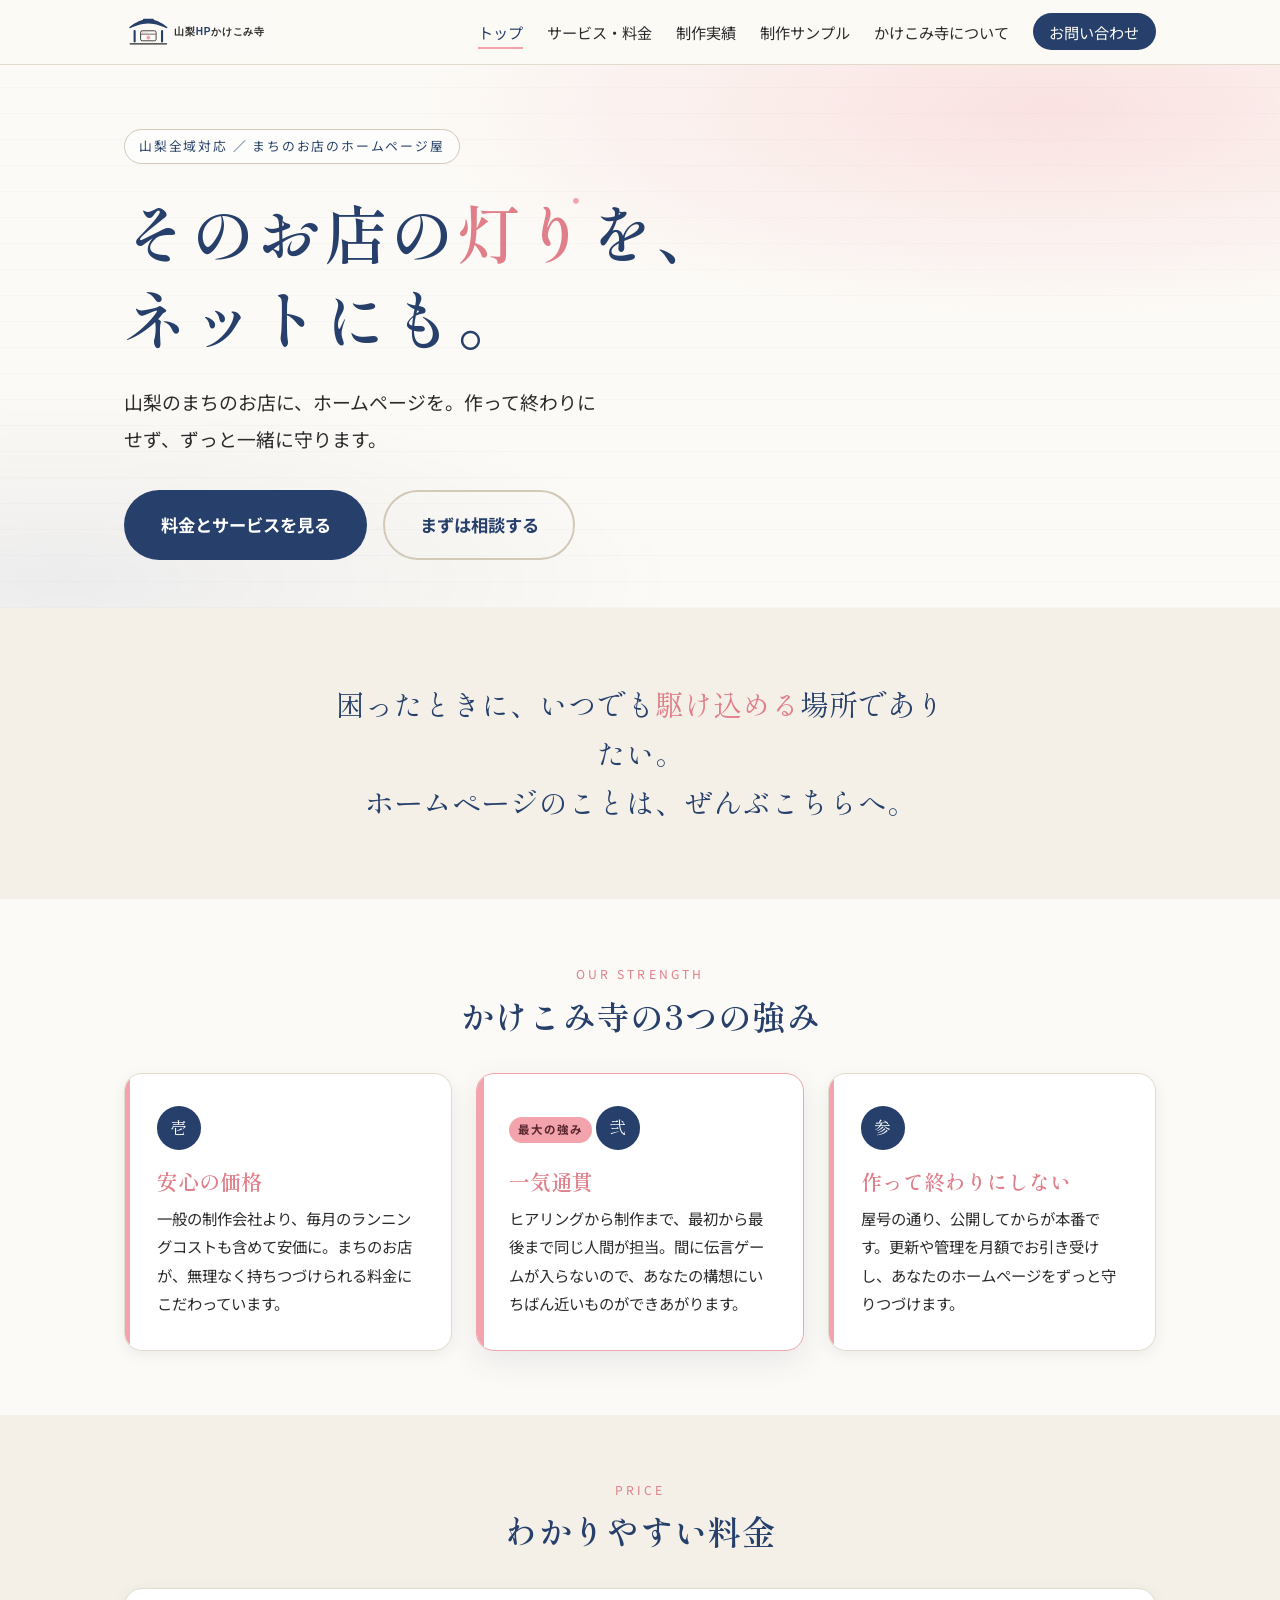
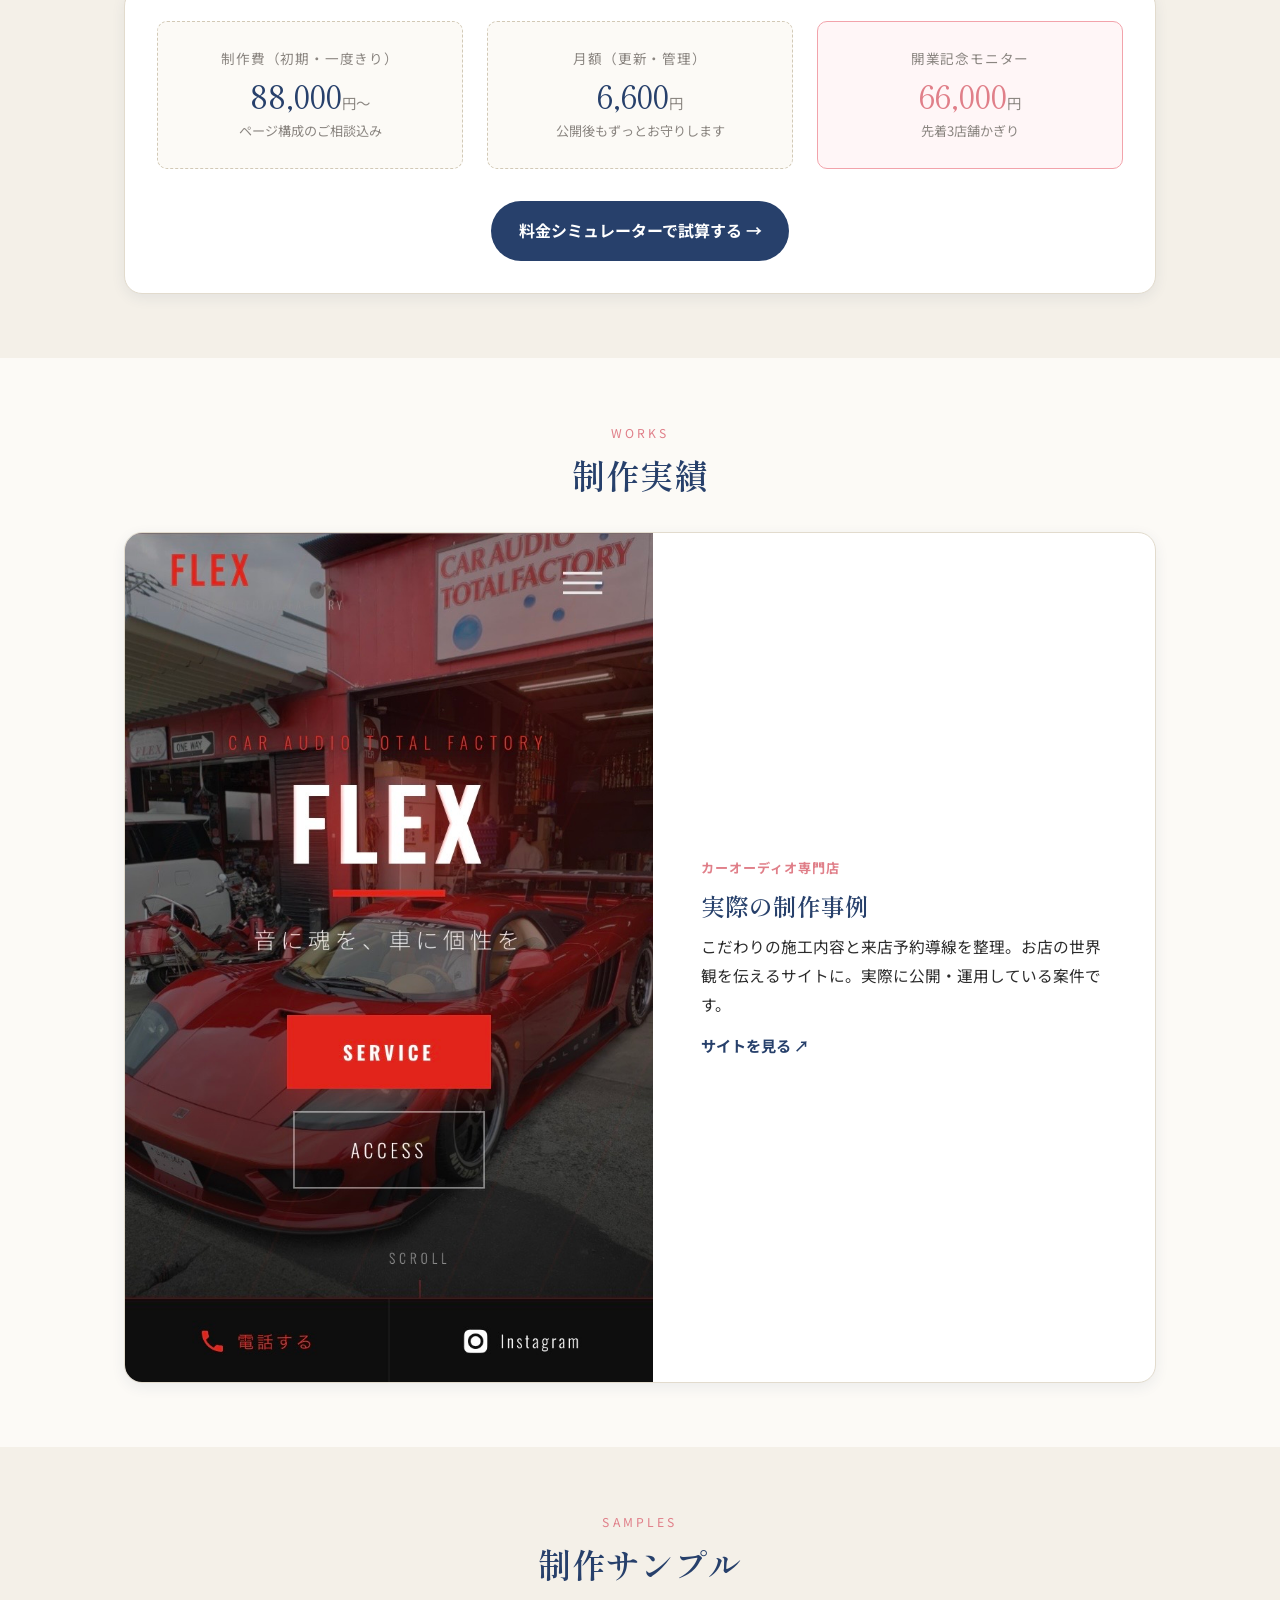
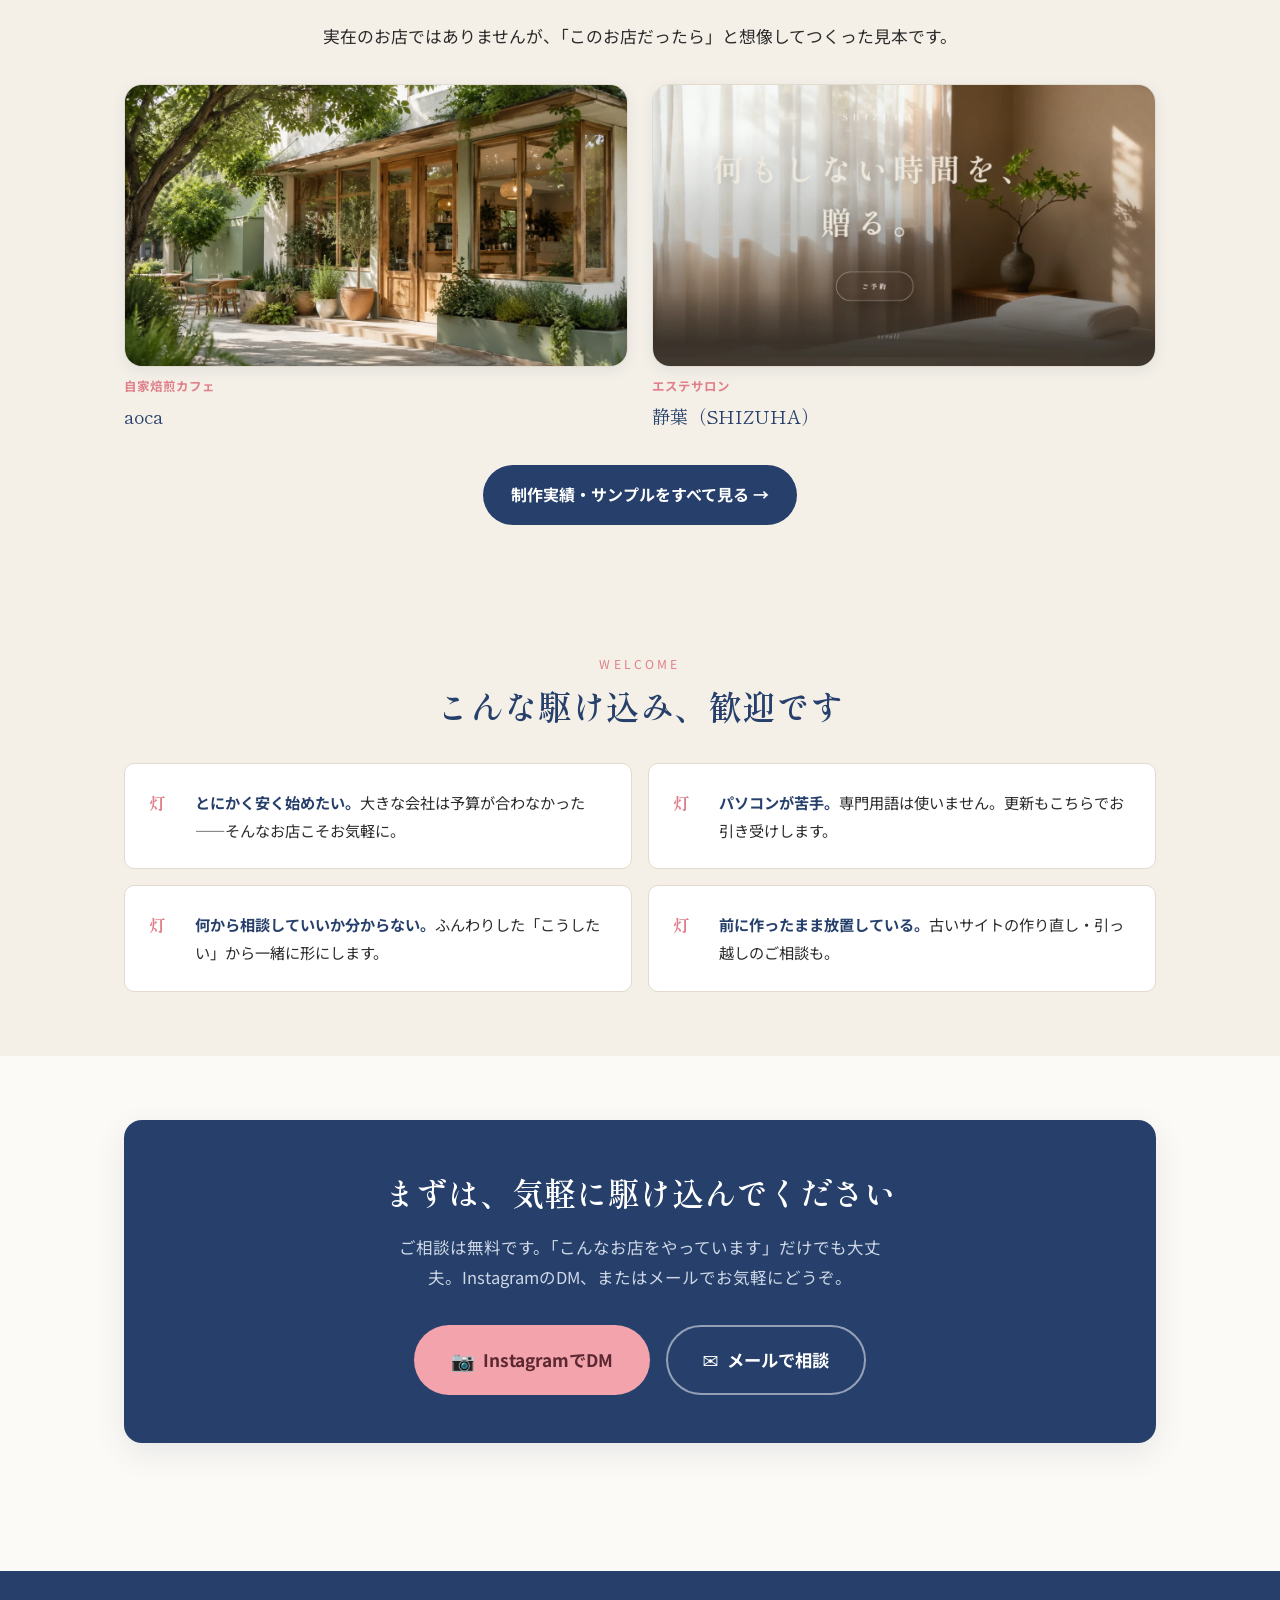
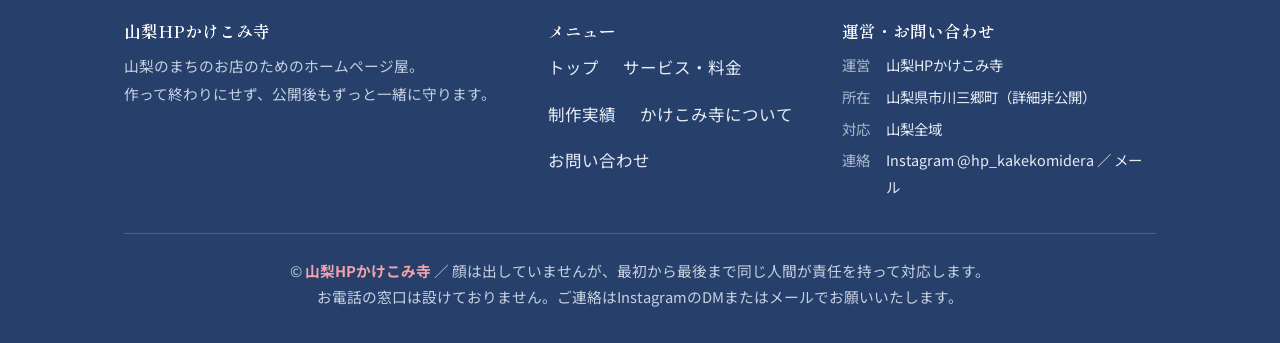
<file: index.html>
<!DOCTYPE html>
<html lang="ja">
<head>
  <!-- @parts: head-common（差し替え：title / description / og:url / og:image）
       他ページへ複製する際は title・description・og:title・og:description・og:url を変更する。 -->
  <meta charset="UTF-8">
  <meta name="viewport" content="width=device-width, initial-scale=1.0">
  <title>トップ｜山梨HPかけこみ寺</title>
  <meta name="description" content="山梨のまちのお店に、ホームページを。安心の価格・ヒアリングから制作まで一気通貫・公開後の更新管理まで。作って終わりにせず、ずっと一緒に守ります。山梨全域対応。">

  <!-- OGP -->
  <meta property="og:type" content="website">
  <meta property="og:site_name" content="山梨HPかけこみ寺">
  <meta property="og:title" content="山梨HPかけこみ寺｜そのお店の灯りを、ネットにも。">
  <meta property="og:description" content="山梨のまちのお店のためのホームページ制作。安心の価格・一気通貫・作って終わりにしない更新管理。山梨全域対応。">
  <meta property="og:url" content="https://thee3third.github.io/kakekomi-official/index.html">
  <meta property="og:image" content="https://thee3third.github.io/kakekomi-official/assets/img/ogp.png">
  <meta property="og:image:width" content="1200">
  <meta property="og:image:height" content="630">
  <link rel="canonical" href="https://thee3third.github.io/kakekomi-official/index.html">
  <meta name="twitter:card" content="summary_large_image">

  <link rel="icon" type="image/svg+xml" href="assets/img/favicon.svg">
  <link rel="preconnect" href="https://fonts.googleapis.com">
  <link rel="preconnect" href="https://fonts.gstatic.com" crossorigin>
  <link href="https://fonts.googleapis.com/css2?family=Noto+Sans+JP:wght@400;500;700&family=Shippori+Mincho:wght@500;600;700&display=swap" rel="stylesheet">
  <link rel="stylesheet" href="assets/css/style.css">
  <!-- /@parts -->
</head>
<body>
  <!-- @parts: header（差し替え：ロゴ画像 assets/img/logo.svg・屋号・ナビ。全ページ共通＝同一HTMLを複製）
       現在ページのナビには aria-current="page" を付ける。 -->
  <header class="site-header">
    <div class="container site-header__inner">
      <p class="brand">
        <a href="index.html">
          <img class="brand__logo" src="assets/img/logo.svg" alt="山梨HPかけこみ寺" width="153" height="40">
        </a>
      </p>
      <button class="nav-toggle" type="button" aria-expanded="false" aria-controls="globalNav" aria-label="メニューを開く">
        <span></span><span></span><span></span>
      </button>
      <nav class="global-nav" id="globalNav" aria-label="メインメニュー">
        <ul>
          <li><a href="index.html" aria-current="page">トップ</a></li>
          <li><a href="service.html">サービス・料金</a></li>
          <li><a href="works.html">制作実績</a></li>
          <li><a href="works.html#samples">制作サンプル</a></li>
          <li><a href="about.html">かけこみ寺について</a></li>
          <li><a href="contact.html" class="nav-cta">お問い合わせ</a></li>
        </ul>
      </nav>
    </div>
  </header>
  <!-- /@parts -->

  <main>
    <!-- ヒーロー（FV）：理念のメッセージ＝サイトの背骨。
         メインコピーは明朝で大きく、サブは小さめに。 -->
    <section class="hero">
      <div class="hero__inner reveal">
        <span class="hero__badge">山梨全域対応 ／ まちのお店のホームページ屋</span>
        <h1 class="hero__catch">そのお店の<span class="lamp em">灯り</span>を、<br>ネットにも。</h1>
        <p class="hero__sub">山梨のまちのお店に、ホームページを。作って終わりにせず、ずっと一緒に守ります。</p>
        <div class="hero__cta">
          <a class="btn btn--primary btn--lg" href="service.html">料金とサービスを見る</a>
          <a class="btn btn--ghost btn--lg" href="contact.html">まずは相談する</a>
        </div>
      </div>
    </section>

    <!-- 理念のひとこと（駆け込み寺の世界観） -->
    <section class="section--tight section--alt">
      <div class="container container--narrow">
        <p class="quote reveal">困ったときに、いつでも<span class="em">駆け込める</span>場所でありたい。<br>ホームページのことは、ぜんぶこちらへ。</p>
      </div>
    </section>

    <!-- @parts: strength-cards（差し替え：3つの強みの番号・見出し・本文）
         サイトの3本柱。2番目「一気通貫」が最大の差別化なので強調表示（--hero）。 -->
    <section class="section" id="strength" aria-labelledby="strength-title">
      <div class="container">
        <header class="section-head section-head--center">
          <span class="section-head__en">OUR STRENGTH</span>
          <h2 class="section-head__ja" id="strength-title">かけこみ寺の3つの強み</h2>
        </header>
        <div class="strength-grid">

          <article class="strength reveal">
            <span class="strength__no">壱</span>
            <h3 class="strength__title"><span class="lead-word">安心の価格</span></h3>
            <p class="strength__desc">一般の制作会社より、毎月のランニングコストも含めて安価に。まちのお店が、無理なく持ちつづけられる料金にこだわっています。</p>
          </article>

          <article class="strength strength--hero reveal">
            <span class="strength__badge">最大の強み</span>
            <span class="strength__no">弐</span>
            <h3 class="strength__title"><span class="lead-word">一気通貫</span></h3>
            <p class="strength__desc">ヒアリングから制作まで、最初から最後まで同じ人間が担当。間に伝言ゲームが入らないので、あなたの構想にいちばん近いものができあがります。</p>
          </article>

          <article class="strength reveal">
            <span class="strength__no">参</span>
            <h3 class="strength__title"><span class="lead-word">作って終わりにしない</span></h3>
            <p class="strength__desc">屋号の通り、公開してからが本番です。更新や管理を月額でお引き受けし、あなたのホームページをずっと守りつづけます。</p>
          </article>

        </div>
      </div>
    </section>
    <!-- /@parts -->

    <!-- 料金の概要（詳細は service.html へ） -->
    <section class="section section--alt" id="fee" aria-labelledby="fee-title">
      <div class="container">
        <header class="section-head section-head--center">
          <span class="section-head__en">PRICE</span>
          <h2 class="section-head__ja" id="fee-title">わかりやすい料金</h2>
        </header>
        <div class="fee-summary reveal">
          <div class="fee-summary__grid">
            <div class="fee-pill">
              <p class="fee-pill__label">制作費（初期・一度きり）</p>
              <p class="fee-pill__price">88,000<small>円〜</small></p>
              <p class="fee-pill__note">ページ構成のご相談込み</p>
            </div>
            <div class="fee-pill">
              <p class="fee-pill__label">月額（更新・管理）</p>
              <p class="fee-pill__price">6,600<small>円</small></p>
              <p class="fee-pill__note">公開後もずっとお守りします</p>
            </div>
            <div class="fee-pill fee-pill--momo">
              <p class="fee-pill__label">開業記念モニター</p>
              <p class="fee-pill__price">66,000<small>円</small></p>
              <p class="fee-pill__note">先着3店舗かぎり</p>
            </div>
          </div>
          <p class="center" style="margin-top:var(--space-5)">
            <a class="btn btn--primary" href="service.html">料金シミュレーターで試算する →</a>
          </p>
        </div>
      </div>
    </section>

    <!-- @parts: works-grid（トップ用ダイジェスト。詳細は works.html）
         実績/サンプルを抜粋。サンプルには明記し、外部リンクは別タブ。 -->
    <section class="section" id="works" aria-labelledby="works-title">
      <div class="container">
        <header class="section-head section-head--center">
          <span class="section-head__en">WORKS</span>
          <h2 class="section-head__ja" id="works-title">制作実績</h2>
        </header>
        <div class="works-group">
          <a class="work-feature reveal" href="https://caraudio-flex.com/" target="_blank" rel="noopener">
            <div class="work-feature__media">
              <img src="assets/img/caraudio.jpg" alt="カーオーディオ専門店の制作事例サイトのスマホ版トップ" width="750" height="1207" loading="lazy">
            </div>
            <div class="work-feature__body">
              <span class="work-feature__kind">カーオーディオ専門店</span>
              <h3 class="work-feature__title">実際の制作事例</h3>
              <p class="work-feature__desc">こだわりの施工内容と来店予約導線を整理。お店の世界観を伝えるサイトに。実際に公開・運用している案件です。</p>
              <span class="work-feature__link">サイトを見る ↗</span>
            </div>
          </a>
        </div>
      </div>
    </section>
    <!-- /@parts -->

    <!-- 制作サンプル（トップは抜粋＋導線のみ。詳細は works.html に集約） -->
    <section class="section section--alt" id="samples" aria-labelledby="samples-title">
      <div class="container">
        <header class="section-head section-head--center">
          <span class="section-head__en">SAMPLES</span>
          <h2 class="section-head__ja" id="samples-title">制作サンプル</h2>
        </header>
        <p class="lead lead--center" style="margin-bottom:var(--space-5)">実在のお店ではありませんが、「このお店だったら」と想像してつくった見本です。</p>
        <div class="sample-thumbs">
          <a class="sample-thumb reveal" href="works.html#samples">
            <div class="sample-thumb__media">
              <img src="assets/img/sample-aoca.webp" alt="自家焙煎カフェ aoca のサンプルサイト" width="1200" height="676" loading="lazy">
            </div>
            <span class="sample-thumb__kind">自家焙煎カフェ</span>
            <span class="sample-thumb__name">aoca</span>
          </a>
          <a class="sample-thumb reveal" href="works.html#samples">
            <div class="sample-thumb__media">
              <img src="assets/img/sample-shizuha.webp" alt="エステサロン 静葉（SHIZUHA）のサンプルサイト" width="1200" height="636" loading="lazy">
            </div>
            <span class="sample-thumb__kind">エステサロン</span>
            <span class="sample-thumb__name">静葉（SHIZUHA）</span>
          </a>
        </div>
        <p class="center" style="margin-top:var(--space-5)">
          <a class="btn btn--primary" href="works.html">制作実績・サンプルをすべて見る →</a>
        </p>
      </div>
    </section>

    <!-- こんな駆け込み歓迎 -->
    <section class="section section--alt" id="welcome" aria-labelledby="welcome-title">
      <div class="container">
        <header class="section-head section-head--center">
          <span class="section-head__en">WELCOME</span>
          <h2 class="section-head__ja" id="welcome-title">こんな駆け込み、歓迎です</h2>
        </header>
        <div class="welcome-list">
          <div class="welcome reveal"><span class="welcome__ico">灯</span><p><b>とにかく安く始めたい。</b>大きな会社は予算が合わなかった——そんなお店こそお気軽に。</p></div>
          <div class="welcome reveal"><span class="welcome__ico">灯</span><p><b>パソコンが苦手。</b>専門用語は使いません。更新もこちらでお引き受けします。</p></div>
          <div class="welcome reveal"><span class="welcome__ico">灯</span><p><b>何から相談していいか分からない。</b>ふんわりした「こうしたい」から一緒に形にします。</p></div>
          <div class="welcome reveal"><span class="welcome__ico">灯</span><p><b>前に作ったまま放置している。</b>古いサイトの作り直し・引っ越しのご相談も。</p></div>
        </div>
      </div>
    </section>

    <!-- 問い合わせ導線（Instagram / メール） -->
    <section class="section" aria-labelledby="contact-cta-title">
      <div class="container">
        <div class="cta-band reveal">
          <h2 id="contact-cta-title">まずは、気軽に駆け込んでください</h2>
          <p>ご相談は無料です。「こんなお店をやっています」だけでも大丈夫。InstagramのDM、またはメールでお気軽にどうぞ。</p>
          <div class="cta-band__actions">
            <a class="btn btn--momo btn--lg" href="https://www.instagram.com/hp_kakekomidera/" target="_blank" rel="noopener"><span class="btn__ico">📷</span>InstagramでDM</a>
            <!-- メール送信先は後日設定。下記 mailto: のアドレスを正式なものに差し替える。 -->
            <a class="btn btn--ghost btn--lg" href="mailto:thee3third@gmail.com?subject=ホームページのご相談" style="color:#fff;border-color:rgba(255,255,255,.5)"><span class="btn__ico">✉</span>メールで相談</a>
          </div>
        </div>
      </div>
    </section>
  </main>

  <!-- @parts: footer（全ページ共通＝同一HTMLを複製。
       プライバシー方針：本名・顔・住所番地・電話は出さない。連絡はInstagram/メールのみ。） -->
  <footer class="site-footer">
    <div class="container">
      <div class="site-footer__grid">
        <div>
          <h3>山梨HPかけこみ寺</h3>
          <p>山梨のまちのお店のためのホームページ屋。<br>作って終わりにせず、公開後もずっと一緒に守ります。</p>
        </div>
        <nav class="site-footer__nav" aria-label="フッターメニュー">
          <h3>メニュー</h3>
          <ul>
            <li><a href="index.html">トップ</a></li>
            <li><a href="service.html">サービス・料金</a></li>
            <li><a href="works.html">制作実績</a></li>
            <li><a href="about.html">かけこみ寺について</a></li>
            <li><a href="contact.html">お問い合わせ</a></li>
          </ul>
        </nav>
        <div>
          <h3>運営・お問い合わせ</h3>
          <dl>
            <dt>運営</dt><dd>山梨HPかけこみ寺</dd>
            <dt>所在</dt><dd>山梨県市川三郷町（詳細非公開）</dd>
            <dt>対応</dt><dd>山梨全域</dd>
            <dt>連絡</dt><dd><a href="https://www.instagram.com/hp_kakekomidera/" target="_blank" rel="noopener">Instagram @hp_kakekomidera</a> ／ メール</dd>
          </dl>
        </div>
      </div>
      <p class="footer-note">
        © <strong>山梨HPかけこみ寺</strong> ／ 顔は出していませんが、最初から最後まで同じ人間が責任を持って対応します。<br>
        お電話の窓口は設けておりません。ご連絡はInstagramのDMまたはメールでお願いいたします。
      </p>
    </div>
  </footer>
  <!-- /@parts -->

  <!-- @parts: action-bar（差し替え：InstagramURL・mailto:。スマホのみ表示。電話ボタンは作らない） -->
  <nav class="action-bar" aria-label="クイック連絡">
    <a class="action-bar__insta" href="https://www.instagram.com/hp_kakekomidera/" target="_blank" rel="noopener"><span class="action-bar__ico">📷</span>Instagram</a>
    <a class="action-bar__mail" href="mailto:thee3third@gmail.com?subject=ホームページのご相談"><span class="action-bar__ico">✉</span>メール</a>
  </nav>
  <!-- /@parts -->

  <script src="assets/js/main.js"></script>
</body>
</html>
</file>
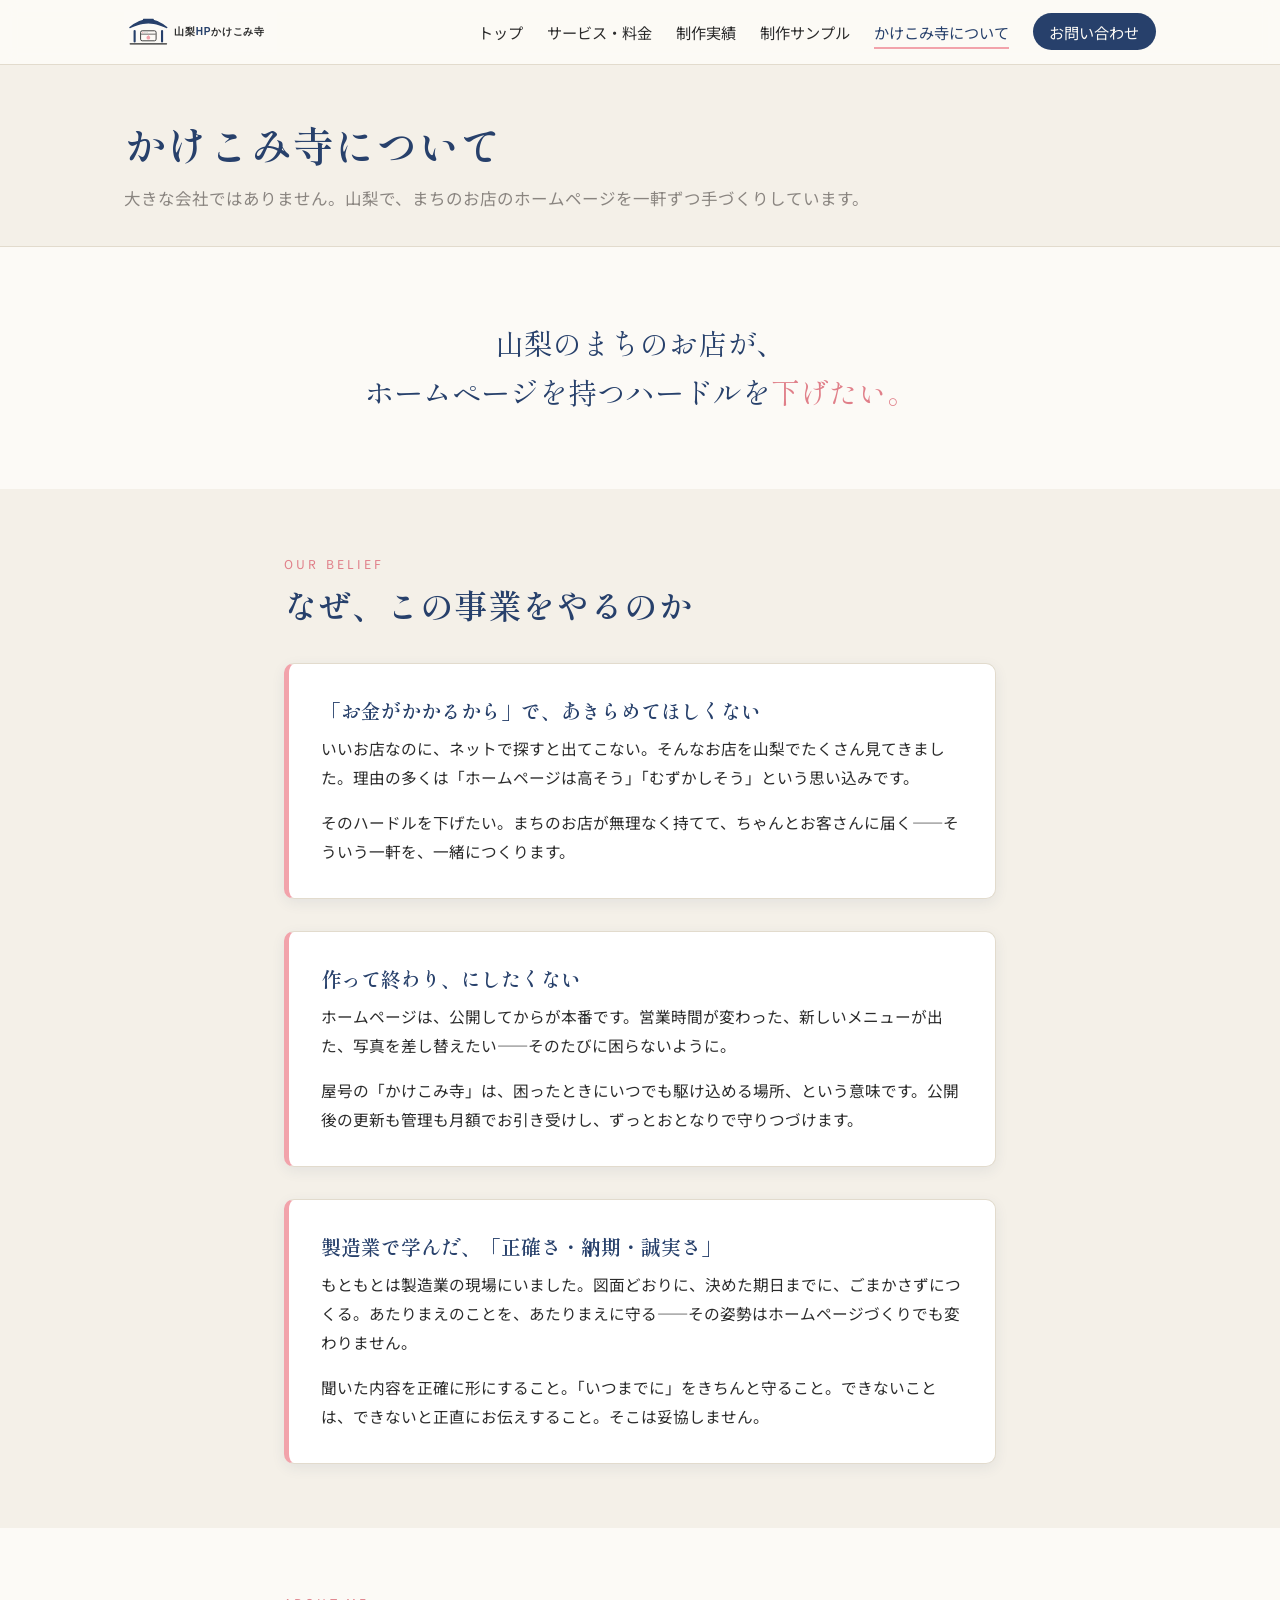
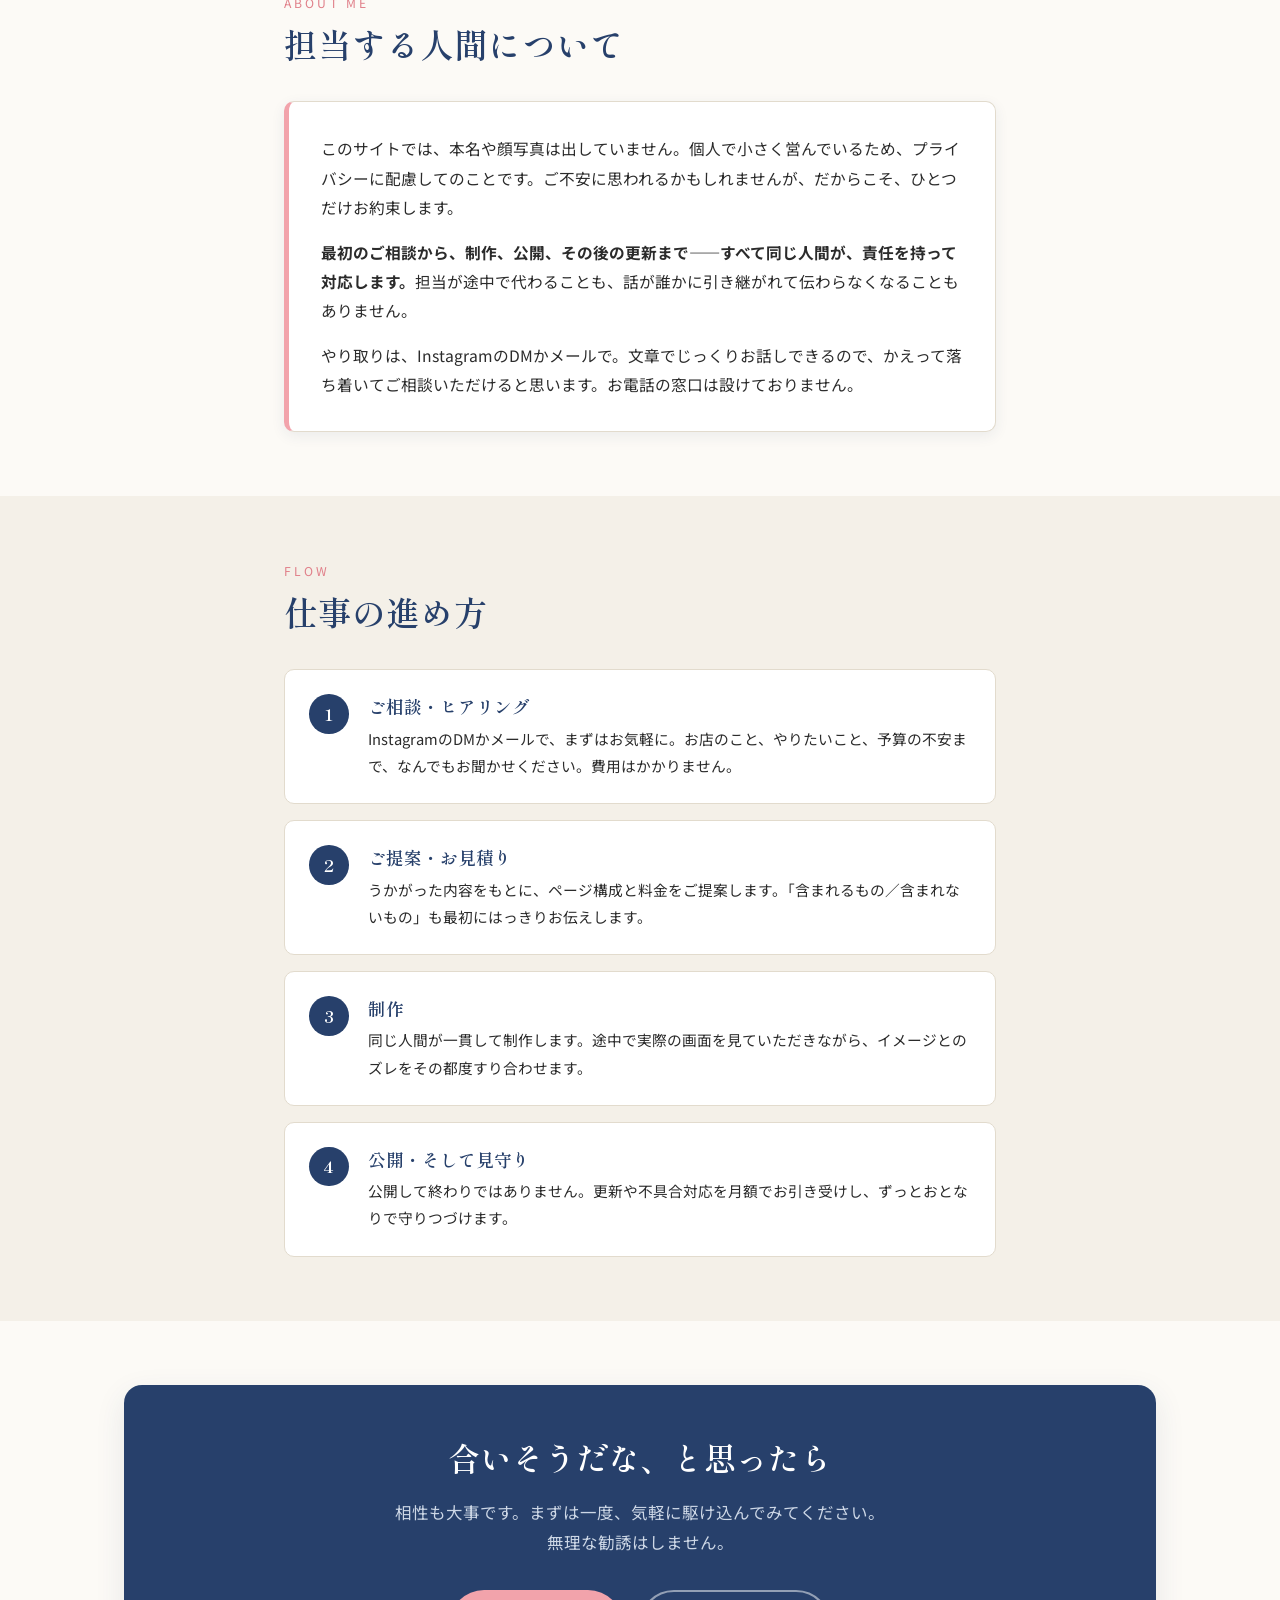
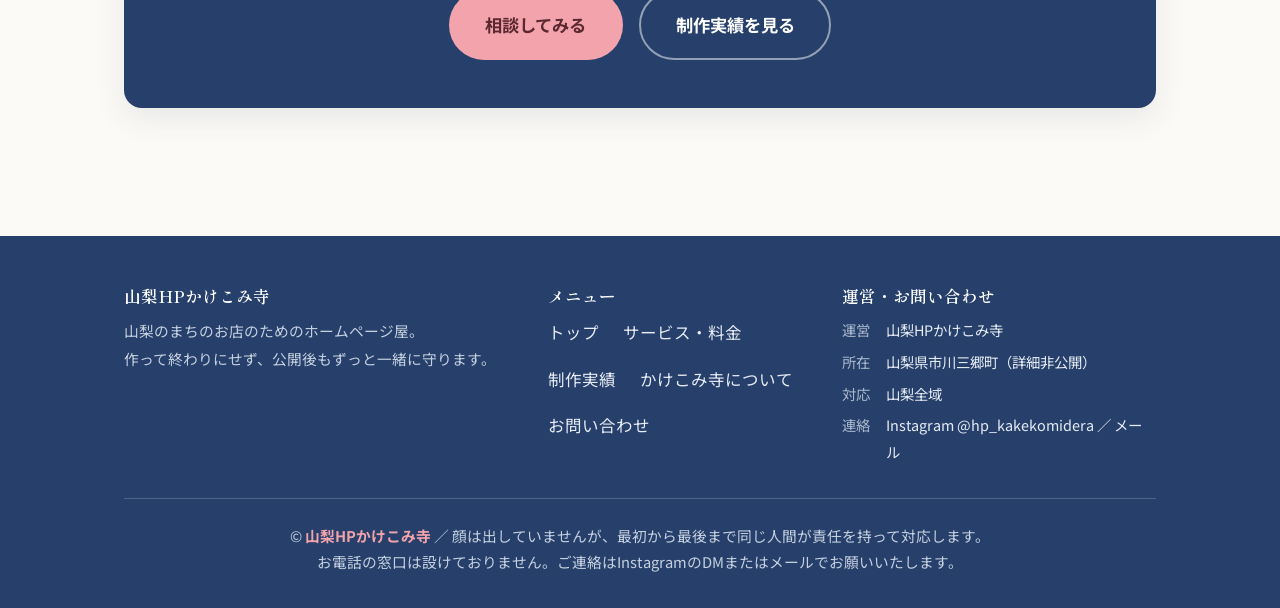
<file: about.html>
<!DOCTYPE html>
<html lang="ja">
<head>
  <!-- @parts: head-common -->
  <meta charset="UTF-8">
  <meta name="viewport" content="width=device-width, initial-scale=1.0">
  <title>かけこみ寺について｜山梨HPかけこみ寺</title>
  <meta name="description" content="山梨HPかけこみ寺の理念と、この事業をやる理由。製造業出身で「正確さ・納期・誠実さ」を大切にしています。顔は出していませんが、最初から最後まで同じ人間が責任を持って対応します。">
  <meta property="og:type" content="website">
  <meta property="og:site_name" content="山梨HPかけこみ寺">
  <meta property="og:title" content="かけこみ寺について｜山梨HPかけこみ寺">
  <meta property="og:description" content="なぜこの事業をやるのか。製造業で培った正確さ・納期・誠実さを、ホームページづくりに。">
  <meta property="og:url" content="https://thee3third.github.io/kakekomi-official/about.html">
  <meta property="og:image" content="https://thee3third.github.io/kakekomi-official/assets/img/ogp.png">
  <meta property="og:image:width" content="1200">
  <meta property="og:image:height" content="630">
  <link rel="canonical" href="https://thee3third.github.io/kakekomi-official/about.html">
  <meta name="twitter:card" content="summary_large_image">
  <link rel="icon" type="image/svg+xml" href="assets/img/favicon.svg">
  <link rel="preconnect" href="https://fonts.googleapis.com">
  <link rel="preconnect" href="https://fonts.gstatic.com" crossorigin>
  <link href="https://fonts.googleapis.com/css2?family=Noto+Sans+JP:wght@400;500;700&family=Shippori+Mincho:wght@500;600;700&display=swap" rel="stylesheet">
  <link rel="stylesheet" href="assets/css/style.css">
  <!-- /@parts -->
</head>
<body>
  <!-- @parts: header -->
  <header class="site-header">
    <div class="container site-header__inner">
      <p class="brand">
        <a href="index.html">
          <img class="brand__logo" src="assets/img/logo.svg" alt="山梨HPかけこみ寺" width="153" height="40">
        </a>
      </p>
      <button class="nav-toggle" type="button" aria-expanded="false" aria-controls="globalNav" aria-label="メニューを開く">
        <span></span><span></span><span></span>
      </button>
      <nav class="global-nav" id="globalNav" aria-label="メインメニュー">
        <ul>
          <li><a href="index.html">トップ</a></li>
          <li><a href="service.html">サービス・料金</a></li>
          <li><a href="works.html">制作実績</a></li>
          <li><a href="works.html#samples">制作サンプル</a></li>
          <li><a href="about.html" aria-current="page">かけこみ寺について</a></li>
          <li><a href="contact.html" class="nav-cta">お問い合わせ</a></li>
        </ul>
      </nav>
    </div>
  </header>
  <!-- /@parts -->

  <main>
    <div class="page-head">
      <div class="container">
        <h1>かけこみ寺について</h1>
        <p>大きな会社ではありません。山梨で、まちのお店のホームページを一軒ずつ手づくりしています。</p>
      </div>
    </div>

    <!-- 理念のひとこと -->
    <section class="section--tight">
      <div class="container container--narrow">
        <p class="quote reveal">山梨のまちのお店が、<br>ホームページを持つハードルを<span class="em">下げたい。</span></p>
      </div>
    </section>

    <!-- なぜこの事業をやるのか / 大切にしていること -->
    <section class="section section--alt" aria-labelledby="belief-title">
      <div class="container container--narrow">
        <header class="section-head">
          <span class="section-head__en">OUR BELIEF</span>
          <h2 class="section-head__ja" id="belief-title">なぜ、この事業をやるのか</h2>
        </header>
        <div class="belief">

          <div class="belief__block reveal">
            <h3>「お金がかかるから」で、あきらめてほしくない</h3>
            <p>いいお店なのに、ネットで探すと出てこない。そんなお店を山梨でたくさん見てきました。理由の多くは「ホームページは高そう」「むずかしそう」という思い込みです。</p>
            <p>そのハードルを下げたい。まちのお店が無理なく持てて、ちゃんとお客さんに届く——そういう一軒を、一緒につくります。</p>
          </div>

          <div class="belief__block reveal">
            <h3>作って終わり、にしたくない</h3>
            <p>ホームページは、公開してからが本番です。営業時間が変わった、新しいメニューが出た、写真を差し替えたい——そのたびに困らないように。</p>
            <p>屋号の「かけこみ寺」は、困ったときにいつでも駆け込める場所、という意味です。公開後の更新も管理も月額でお引き受けし、ずっとおとなりで守りつづけます。</p>
          </div>

          <div class="belief__block reveal">
            <h3>製造業で学んだ、「正確さ・納期・誠実さ」</h3>
            <p>もともとは製造業の現場にいました。図面どおりに、決めた期日までに、ごまかさずにつくる。あたりまえのことを、あたりまえに守る——その姿勢はホームページづくりでも変わりません。</p>
            <p>聞いた内容を正確に形にすること。「いつまでに」をきちんと守ること。できないことは、できないと正直にお伝えすること。そこは妥協しません。</p>
          </div>

        </div>
      </div>
    </section>

    <!-- 顔出しなしの説明（誠実に・安心材料として） -->
    <section class="section" aria-labelledby="who-title">
      <div class="container container--narrow">
        <header class="section-head">
          <span class="section-head__en">ABOUT ME</span>
          <h2 class="section-head__ja" id="who-title">担当する人間について</h2>
        </header>
        <div class="belief__block reveal">
          <p>このサイトでは、本名や顔写真は出していません。個人で小さく営んでいるため、プライバシーに配慮してのことです。ご不安に思われるかもしれませんが、だからこそ、ひとつだけお約束します。</p>
          <p><strong>最初のご相談から、制作、公開、その後の更新まで——すべて同じ人間が、責任を持って対応します。</strong>担当が途中で代わることも、話が誰かに引き継がれて伝わらなくなることもありません。</p>
          <p>やり取りは、InstagramのDMかメールで。文章でじっくりお話しできるので、かえって落ち着いてご相談いただけると思います。お電話の窓口は設けておりません。</p>
        </div>
      </div>
    </section>

    <!-- 仕事の進め方 -->
    <section class="section section--alt" aria-labelledby="flow-title">
      <div class="container container--narrow">
        <header class="section-head">
          <span class="section-head__en">FLOW</span>
          <h2 class="section-head__ja" id="flow-title">仕事の進め方</h2>
        </header>
        <div class="flow">
          <div class="flow__step reveal">
            <span class="flow__no"></span>
            <div class="flow__body">
              <h3>ご相談・ヒアリング</h3>
              <p>InstagramのDMかメールで、まずはお気軽に。お店のこと、やりたいこと、予算の不安まで、なんでもお聞かせください。費用はかかりません。</p>
            </div>
          </div>
          <div class="flow__step reveal">
            <span class="flow__no"></span>
            <div class="flow__body">
              <h3>ご提案・お見積り</h3>
              <p>うかがった内容をもとに、ページ構成と料金をご提案します。「含まれるもの／含まれないもの」も最初にはっきりお伝えします。</p>
            </div>
          </div>
          <div class="flow__step reveal">
            <span class="flow__no"></span>
            <div class="flow__body">
              <h3>制作</h3>
              <p>同じ人間が一貫して制作します。途中で実際の画面を見ていただきながら、イメージとのズレをその都度すり合わせます。</p>
            </div>
          </div>
          <div class="flow__step reveal">
            <span class="flow__no"></span>
            <div class="flow__body">
              <h3>公開・そして見守り</h3>
              <p>公開して終わりではありません。更新や不具合対応を月額でお引き受けし、ずっとおとなりで守りつづけます。</p>
            </div>
          </div>
        </div>
      </div>
    </section>

    <!-- 相談導線 -->
    <section class="section" aria-labelledby="about-cta-title">
      <div class="container">
        <div class="cta-band reveal">
          <h2 id="about-cta-title">合いそうだな、と思ったら</h2>
          <p>相性も大事です。まずは一度、気軽に駆け込んでみてください。無理な勧誘はしません。</p>
          <div class="cta-band__actions">
            <a class="btn btn--momo btn--lg" href="contact.html">相談してみる</a>
            <a class="btn btn--ghost btn--lg" href="works.html" style="color:#fff;border-color:rgba(255,255,255,.5)">制作実績を見る</a>
          </div>
        </div>
      </div>
    </section>
  </main>

  <!-- @parts: footer -->
  <footer class="site-footer">
    <div class="container">
      <div class="site-footer__grid">
        <div>
          <h3>山梨HPかけこみ寺</h3>
          <p>山梨のまちのお店のためのホームページ屋。<br>作って終わりにせず、公開後もずっと一緒に守ります。</p>
        </div>
        <nav class="site-footer__nav" aria-label="フッターメニュー">
          <h3>メニュー</h3>
          <ul>
            <li><a href="index.html">トップ</a></li>
            <li><a href="service.html">サービス・料金</a></li>
            <li><a href="works.html">制作実績</a></li>
            <li><a href="about.html">かけこみ寺について</a></li>
            <li><a href="contact.html">お問い合わせ</a></li>
          </ul>
        </nav>
        <div>
          <h3>運営・お問い合わせ</h3>
          <dl>
            <dt>運営</dt><dd>山梨HPかけこみ寺</dd>
            <dt>所在</dt><dd>山梨県市川三郷町（詳細非公開）</dd>
            <dt>対応</dt><dd>山梨全域</dd>
            <dt>連絡</dt><dd><a href="https://www.instagram.com/hp_kakekomidera/" target="_blank" rel="noopener">Instagram @hp_kakekomidera</a> ／ メール</dd>
          </dl>
        </div>
      </div>
      <p class="footer-note">
        © <strong>山梨HPかけこみ寺</strong> ／ 顔は出していませんが、最初から最後まで同じ人間が責任を持って対応します。<br>
        お電話の窓口は設けておりません。ご連絡はInstagramのDMまたはメールでお願いいたします。
      </p>
    </div>
  </footer>
  <!-- /@parts -->

  <!-- @parts: action-bar -->
  <nav class="action-bar" aria-label="クイック連絡">
    <a class="action-bar__insta" href="https://www.instagram.com/hp_kakekomidera/" target="_blank" rel="noopener"><span class="action-bar__ico">📷</span>Instagram</a>
    <a class="action-bar__mail" href="mailto:thee3third@gmail.com?subject=ホームページのご相談"><span class="action-bar__ico">✉</span>メール</a>
  </nav>
  <!-- /@parts -->

  <script src="assets/js/main.js"></script>
</body>
</html>
</file>
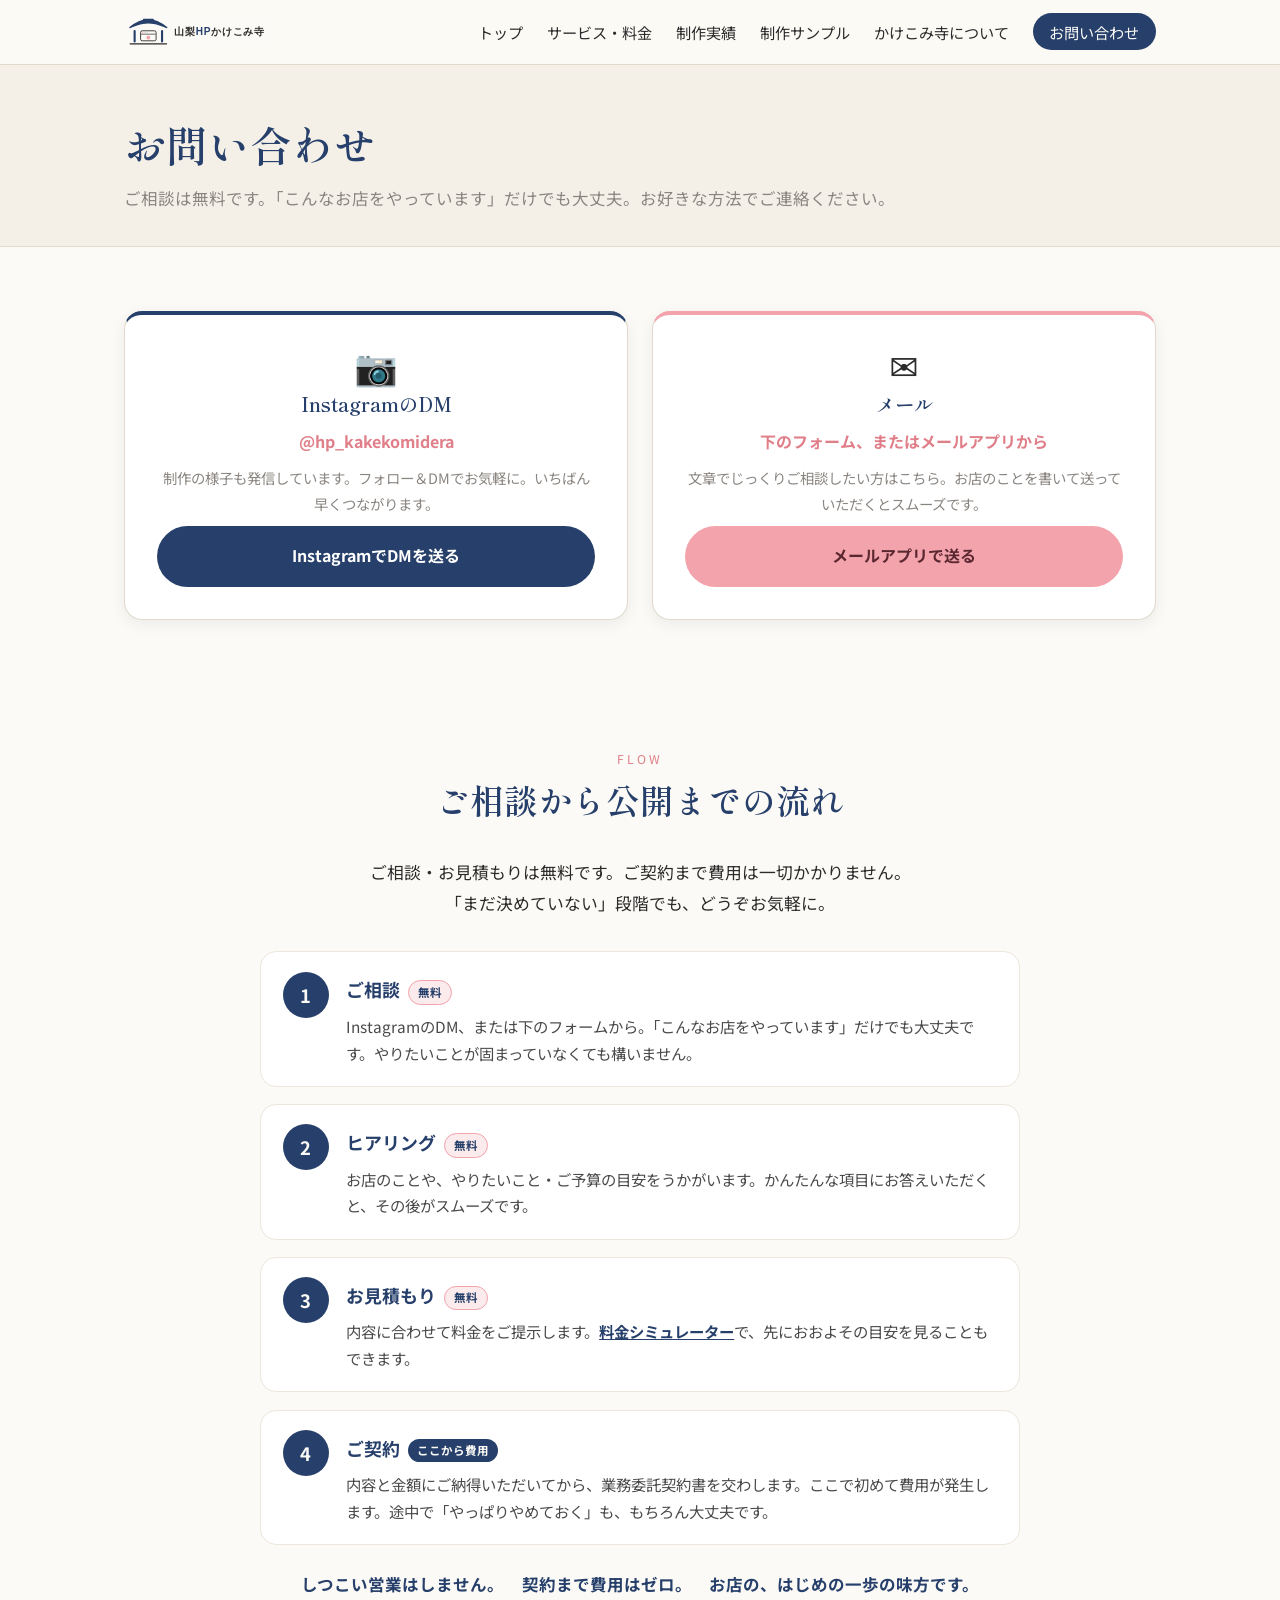
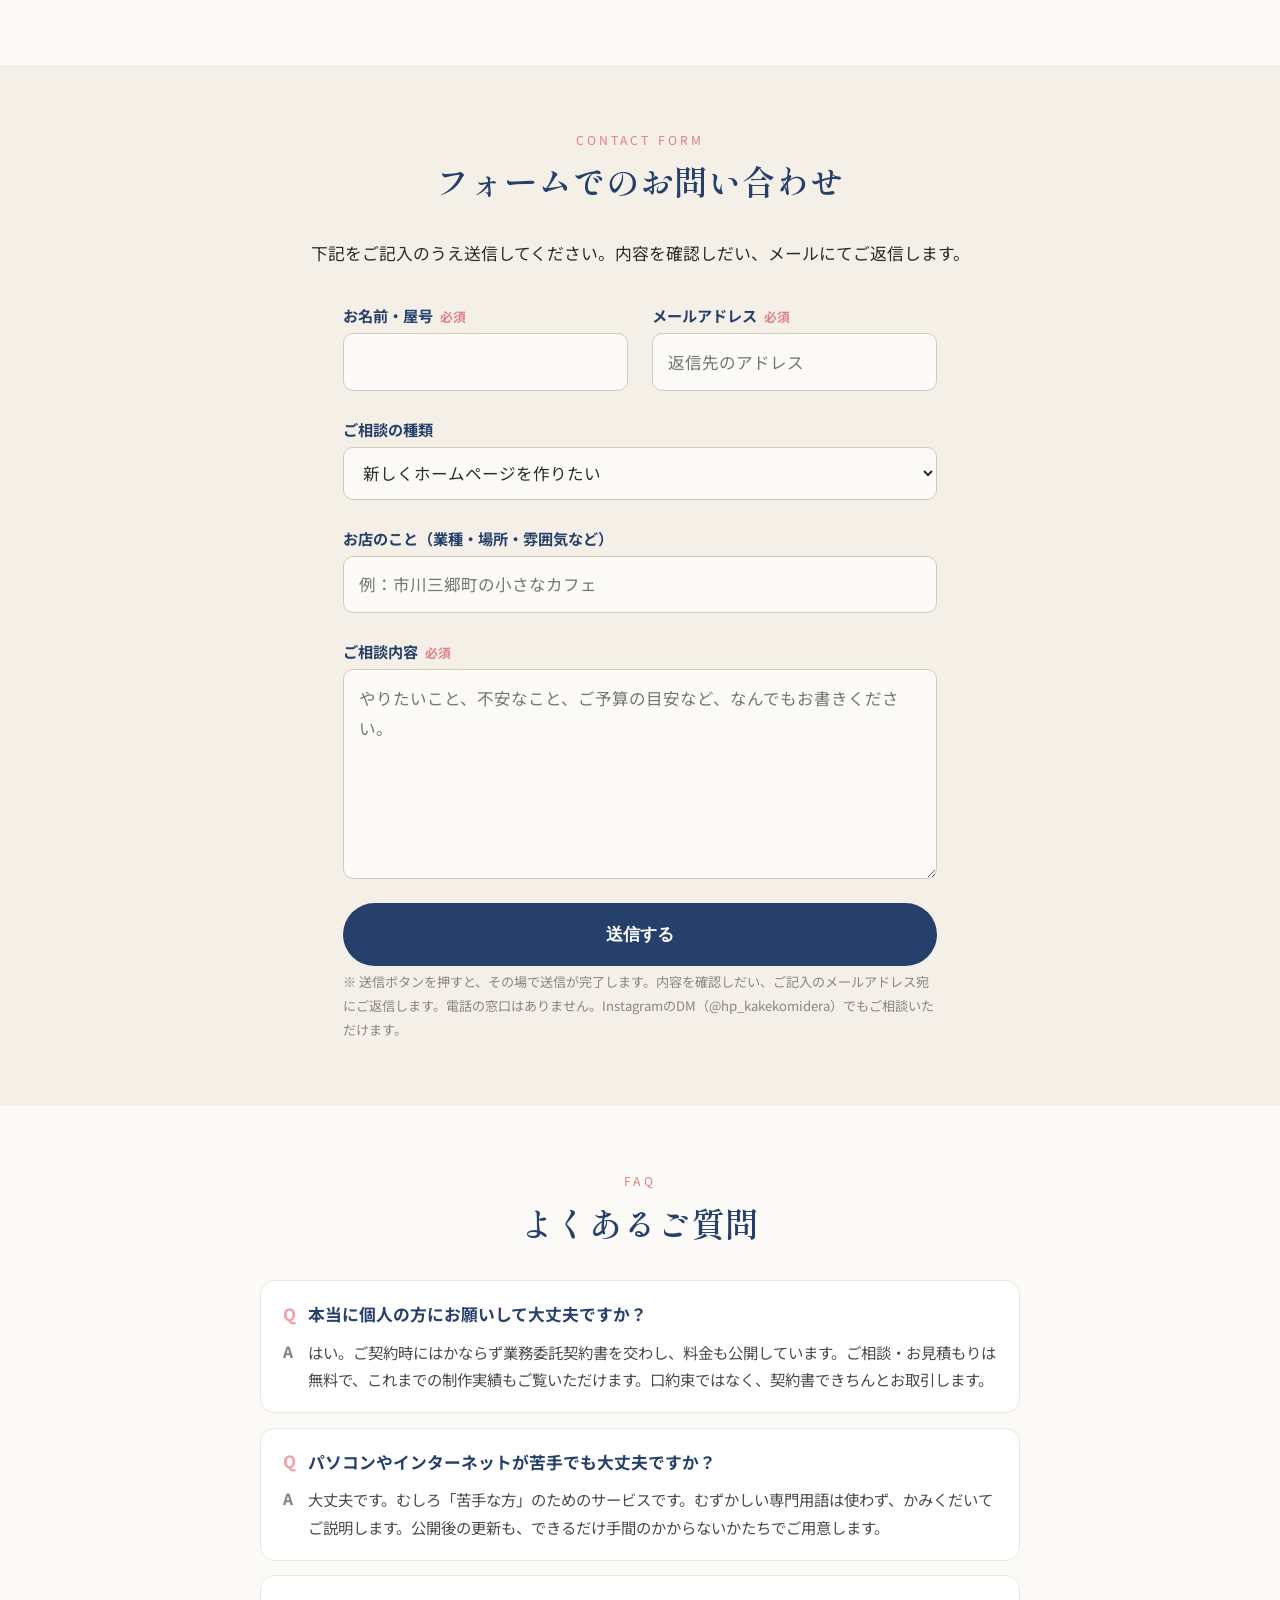
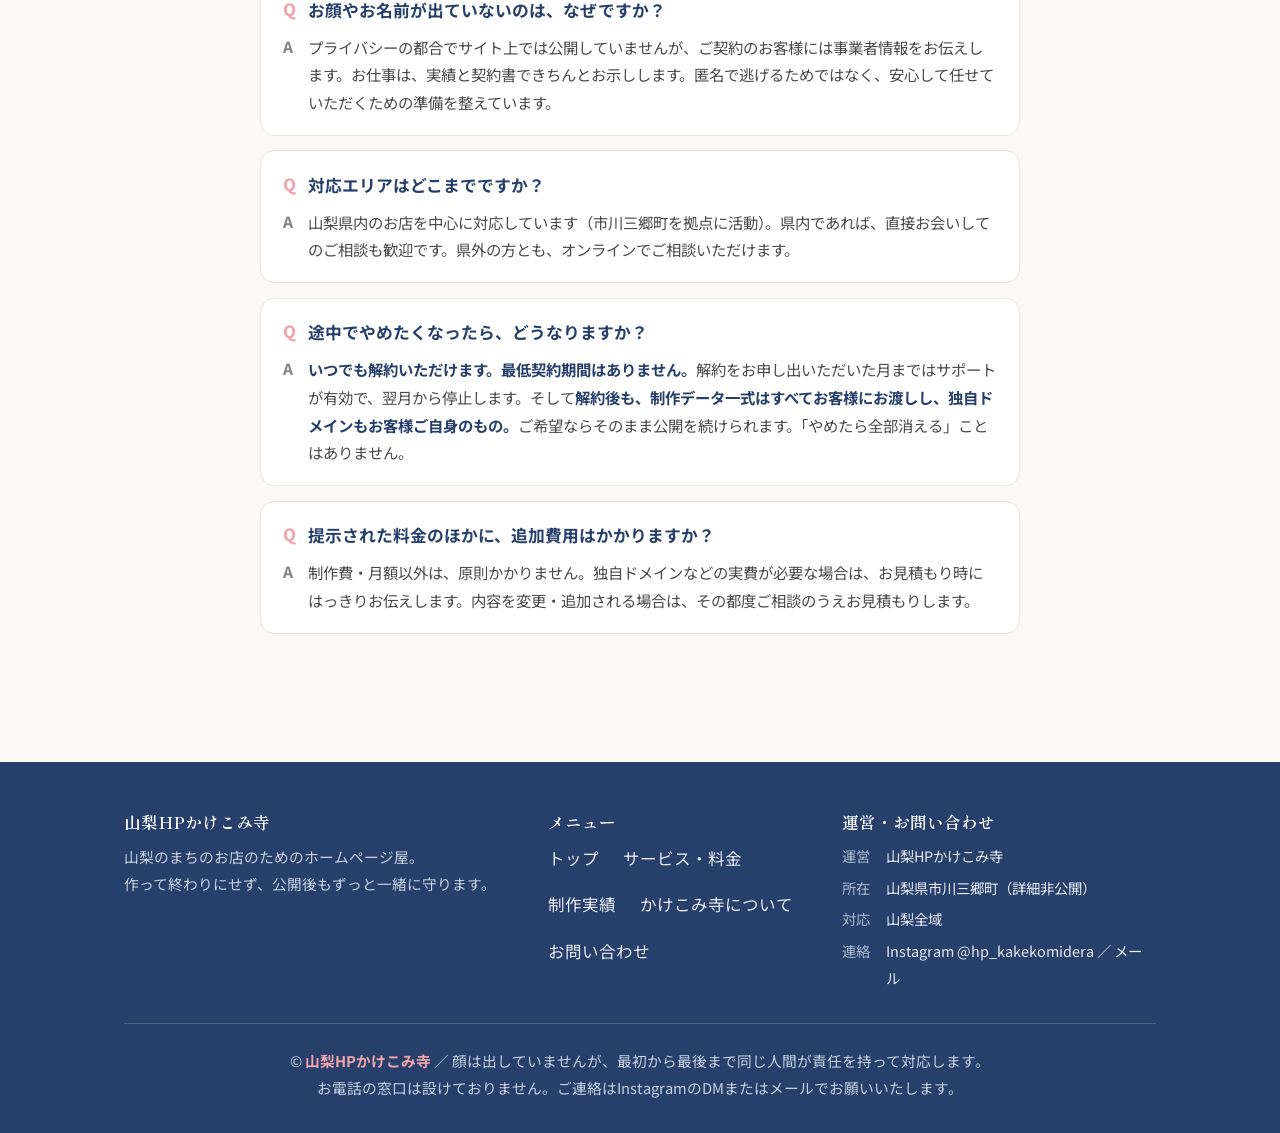
<file: contact.html>
<!DOCTYPE html>
<html lang="ja">
<head>
  <!-- @parts: head-common -->
  <meta charset="UTF-8">
  <meta name="viewport" content="width=device-width, initial-scale=1.0">
  <title>お問い合わせ｜山梨HPかけこみ寺</title>
  <meta name="description" content="ご相談は無料です。InstagramのDM、またはメールフォームからお気軽にどうぞ。お電話の窓口は設けておりません。山梨全域対応。">
  <meta property="og:type" content="website">
  <meta property="og:site_name" content="山梨HPかけこみ寺">
  <meta property="og:title" content="お問い合わせ｜山梨HPかけこみ寺">
  <meta property="og:description" content="InstagramのDM、またはメールでお気軽にご相談ください。ご相談は無料です。">
  <meta property="og:url" content="https://thee3third.github.io/kakekomi-official/contact.html">
  <meta property="og:image" content="https://thee3third.github.io/kakekomi-official/assets/img/ogp.png">
  <meta property="og:image:width" content="1200">
  <meta property="og:image:height" content="630">
  <link rel="canonical" href="https://thee3third.github.io/kakekomi-official/contact.html">
  <meta name="twitter:card" content="summary_large_image">
  <link rel="icon" type="image/svg+xml" href="assets/img/favicon.svg">
  <link rel="preconnect" href="https://fonts.googleapis.com">
  <link rel="preconnect" href="https://fonts.gstatic.com" crossorigin>
  <link href="https://fonts.googleapis.com/css2?family=Noto+Sans+JP:wght@400;500;700&family=Shippori+Mincho:wght@500;600;700&display=swap" rel="stylesheet">
  <link rel="stylesheet" href="assets/css/style.css">
  <!-- /@parts -->
</head>
<body>
  <!-- @parts: header -->
  <header class="site-header">
    <div class="container site-header__inner">
      <p class="brand">
        <a href="index.html">
          <img class="brand__logo" src="assets/img/logo.svg" alt="山梨HPかけこみ寺" width="153" height="40">
        </a>
      </p>
      <button class="nav-toggle" type="button" aria-expanded="false" aria-controls="globalNav" aria-label="メニューを開く">
        <span></span><span></span><span></span>
      </button>
      <nav class="global-nav" id="globalNav" aria-label="メインメニュー">
        <ul>
          <li><a href="index.html">トップ</a></li>
          <li><a href="service.html">サービス・料金</a></li>
          <li><a href="works.html">制作実績</a></li>
          <li><a href="works.html#samples">制作サンプル</a></li>
          <li><a href="about.html">かけこみ寺について</a></li>
          <li><a href="contact.html" class="nav-cta" aria-current="page">お問い合わせ</a></li>
        </ul>
      </nav>
    </div>
  </header>
  <!-- /@parts -->

  <main>
    <div class="page-head">
      <div class="container">
        <h1>お問い合わせ</h1>
        <p>ご相談は無料です。「こんなお店をやっています」だけでも大丈夫。お好きな方法でご連絡ください。</p>
      </div>
    </div>

    <!-- 2つの連絡手段（Instagram / メール）。電話欄は作らない。 -->
    <section class="section" aria-labelledby="ways-title">
      <div class="container">
        <h2 class="sr-only" id="ways-title">連絡方法</h2>
        <div class="contact-grid">

          <div class="contact-card contact-card--insta reveal">
            <span class="contact-card__ico" aria-hidden="true">📷</span>
            <h3 class="contact-card__name">InstagramのDM</h3>
            <p class="contact-card__handle">@hp_kakekomidera</p>
            <p class="contact-card__desc">制作の様子も発信しています。フォロー＆DMでお気軽に。いちばん早くつながります。</p>
            <p><a class="btn btn--primary btn--block" href="https://www.instagram.com/hp_kakekomidera/" target="_blank" rel="noopener">InstagramでDMを送る</a></p>
          </div>

          <div class="contact-card contact-card--mail reveal">
            <span class="contact-card__ico" aria-hidden="true">✉</span>
            <h3 class="contact-card__name">メール</h3>
            <p class="contact-card__handle">下のフォーム、またはメールアプリから</p>
            <p class="contact-card__desc">文章でじっくりご相談したい方はこちら。お店のことを書いて送っていただくとスムーズです。</p>
            <p><a class="btn btn--momo btn--block" href="mailto:thee3third@gmail.com?subject=ホームページのご相談">メールアプリで送る</a></p>
          </div>

        </div>
      </div>
    </section>

    <!-- ご相談から公開までの流れ -->
    <style>
      .flow-steps{list-style:none;margin:0 auto;padding:0;display:grid;gap:1.1rem;max-width:760px;}
      .flow-step{display:flex;gap:1.1rem;align-items:flex-start;background:#FFFFFF;border:1px solid #ECE6DC;border-radius:16px;padding:1.2rem 1.35rem;}
      .flow-step__num{flex:0 0 auto;width:46px;height:46px;border-radius:50%;background:#27406B;color:#FCFAF6;display:flex;align-items:center;justify-content:center;font-weight:700;font-size:1.15rem;}
      .flow-step__title{margin:.1rem 0 .4rem;font-size:1.12rem;font-weight:700;color:#27406B;}
      .flow-step__free{display:inline-block;margin-left:.5rem;font-size:.72rem;font-weight:700;color:#27406B;background:rgba(242,163,171,.22);border:1px solid #F2A3AB;border-radius:999px;padding:.05rem .55rem;vertical-align:middle;}
      .flow-step__paid{display:inline-block;margin-left:.5rem;font-size:.72rem;font-weight:700;color:#FCFAF6;background:#27406B;border-radius:999px;padding:.05rem .55rem;vertical-align:middle;}
      .flow-step__desc{margin:0;color:#4A4A4A;line-height:1.75;font-size:.96rem;}
      .flow-step__desc a{color:#27406B;font-weight:700;text-decoration:underline;}
      .flow-reassure{max-width:760px;margin:1.5rem auto 0;text-align:center;color:#27406B;font-weight:700;line-height:1.9;}
      .flow-reassure span{display:inline-block;margin:0 .55rem;}
      @media(max-width:480px){.flow-step{padding:1rem;gap:.85rem;}.flow-step__num{width:40px;height:40px;font-size:1rem;}}
    </style>
    <section class="section" aria-labelledby="flow-title">
      <div class="container">
        <header class="section-head section-head--center">
          <span class="section-head__en">FLOW</span>
          <h2 class="section-head__ja" id="flow-title">ご相談から公開までの流れ</h2>
        </header>
        <p class="lead lead--center" style="margin-bottom:var(--space-5)">
          ご相談・お見積もりは無料です。ご契約まで費用は一切かかりません。<br>
          「まだ決めていない」段階でも、どうぞお気軽に。
        </p>
        <ol class="flow-steps reveal">
          <li class="flow-step"><span class="flow-step__num">1</span><div>
            <p class="flow-step__title">ご相談<span class="flow-step__free">無料</span></p>
            <p class="flow-step__desc">InstagramのDM、または下のフォームから。「こんなお店をやっています」だけでも大丈夫です。やりたいことが固まっていなくても構いません。</p></div></li>
          <li class="flow-step"><span class="flow-step__num">2</span><div>
            <p class="flow-step__title">ヒアリング<span class="flow-step__free">無料</span></p>
            <p class="flow-step__desc">お店のことや、やりたいこと・ご予算の目安をうかがいます。かんたんな項目にお答えいただくと、その後がスムーズです。</p></div></li>
          <li class="flow-step"><span class="flow-step__num">3</span><div>
            <p class="flow-step__title">お見積もり<span class="flow-step__free">無料</span></p>
            <p class="flow-step__desc">内容に合わせて料金をご提示します。<a href="service.html">料金シミュレーター</a>で、先におおよその目安を見ることもできます。</p></div></li>
          <li class="flow-step"><span class="flow-step__num">4</span><div>
            <p class="flow-step__title">ご契約<span class="flow-step__paid">ここから費用</span></p>
            <p class="flow-step__desc">内容と金額にご納得いただいてから、業務委託契約書を交わします。ここで初めて費用が発生します。途中で「やっぱりやめておく」も、もちろん大丈夫です。</p></div></li>
        </ol>
        <p class="flow-reassure">
          <span>しつこい営業はしません。</span><span>契約まで費用はゼロ。</span><span>お店の、はじめの一歩の味方です。</span>
        </p>
      </div>
    </section>

    <!-- メールフォーム（電話欄なし） -->
    <section class="section section--alt" aria-labelledby="form-title">
      <div class="container">
        <header class="section-head section-head--center">
          <span class="section-head__en">CONTACT FORM</span>
          <h2 class="section-head__ja" id="form-title">フォームでのお問い合わせ</h2>
        </header>
        <p class="lead lead--center" style="margin-bottom:var(--space-5)">下記をご記入のうえ送信してください。内容を確認しだい、メールにてご返信します。</p>

        <form class="form form--2col" id="contactForm"
              action="https://formspree.io/f/maqgoqqj" method="POST">
          <input type="hidden" name="_subject" value="ホームページのご相談（公式サイト）">
          <input type="text" name="_gotcha" tabindex="-1" autocomplete="off" style="position:absolute;left:-9999px;" aria-hidden="true">
          <div class="form__row">
            <label for="name">お名前・屋号 <span class="req">必須</span></label>
            <input type="text" id="name" name="name" autocomplete="name" required>
          </div>
          <div class="form__row">
            <label for="email">メールアドレス <span class="req">必須</span></label>
            <input type="email" id="email" name="email" autocomplete="email" required placeholder="返信先のアドレス">
          </div>
          <div class="form__row form__row--full">
            <label for="kind">ご相談の種類</label>
            <select id="kind" name="kind">
              <option>新しくホームページを作りたい</option>
              <option>今あるサイトを作り直したい・引っ越したい</option>
              <option>料金について聞きたい</option>
              <option>まだ決めていない・とりあえず相談したい</option>
              <option>その他</option>
            </select>
          </div>
          <div class="form__row form__row--full">
            <label for="shop">お店のこと（業種・場所・雰囲気など）</label>
            <input type="text" id="shop" name="shop" placeholder="例：市川三郷町の小さなカフェ">
          </div>
          <div class="form__row form__row--full">
            <label for="message">ご相談内容 <span class="req">必須</span></label>
            <textarea id="message" name="message" rows="6" required placeholder="やりたいこと、不安なこと、ご予算の目安など、なんでもお書きください。"></textarea>
          </div>
          <div class="form__row form__row--full">
            <button type="submit" id="contactSubmit" class="btn btn--primary btn--block btn--lg">送信する</button>
            <p class="form__note">※ 送信ボタンを押すと、その場で送信が完了します。内容を確認しだい、ご記入のメールアドレス宛にご返信します。電話の窓口はありません。InstagramのDM（@hp_kakekomidera）でもご相談いただけます。</p>
            <p id="formStatus" role="status" aria-live="polite" style="display:none;margin-top:1rem;font-weight:bold;"></p>
          </div>
        </form>
      </div>
    </section>
  </main>

    <!-- よくあるご質問 -->
    <style>
      .faq-list{max-width:760px;margin:0 auto;display:grid;gap:.9rem;}
      .faq-item{background:#FFFFFF;border:1px solid #ECE6DC;border-radius:14px;padding:1.15rem 1.35rem;}
      .faq-q{margin:0 0 .5rem;font-size:1.05rem;font-weight:700;color:#27406B;padding-left:1.6rem;position:relative;}
      .faq-q::before{content:"Q";position:absolute;left:0;top:-.05rem;color:#F2A3AB;font-weight:800;}
      .faq-a{margin:0;color:#4A4A4A;line-height:1.8;font-size:.96rem;padding-left:1.6rem;position:relative;}
      .faq-a::before{content:"A";position:absolute;left:0;top:-.05rem;color:#8A8580;font-weight:800;}
      .faq-a strong{color:#27406B;}
    </style>
    <section class="section" aria-labelledby="faq-title">
      <div class="container">
        <header class="section-head section-head--center">
          <span class="section-head__en">FAQ</span>
          <h2 class="section-head__ja" id="faq-title">よくあるご質問</h2>
        </header>
        <div class="faq-list reveal">
          <div class="faq-item">
            <p class="faq-q">本当に個人の方にお願いして大丈夫ですか？</p>
            <p class="faq-a">はい。ご契約時にはかならず業務委託契約書を交わし、料金も公開しています。ご相談・お見積もりは無料で、これまでの制作実績もご覧いただけます。口約束ではなく、契約書できちんとお取引します。</p>
          </div>
          <div class="faq-item">
            <p class="faq-q">パソコンやインターネットが苦手でも大丈夫ですか？</p>
            <p class="faq-a">大丈夫です。むしろ「苦手な方」のためのサービスです。むずかしい専門用語は使わず、かみくだいてご説明します。公開後の更新も、できるだけ手間のかからないかたちでご用意します。</p>
          </div>
          <div class="faq-item">
            <p class="faq-q">お顔やお名前が出ていないのは、なぜですか？</p>
            <p class="faq-a">プライバシーの都合でサイト上では公開していませんが、ご契約のお客様には事業者情報をお伝えします。お仕事は、実績と契約書できちんとお示しします。匿名で逃げるためではなく、安心して任せていただくための準備を整えています。</p>
          </div>
          <div class="faq-item">
            <p class="faq-q">対応エリアはどこまでですか？</p>
            <p class="faq-a">山梨県内のお店を中心に対応しています（市川三郷町を拠点に活動）。県内であれば、直接お会いしてのご相談も歓迎です。県外の方とも、オンラインでご相談いただけます。</p>
          </div>
          <div class="faq-item">
            <p class="faq-q">途中でやめたくなったら、どうなりますか？</p>
            <p class="faq-a"><strong>いつでも解約いただけます。最低契約期間はありません。</strong>解約をお申し出いただいた月まではサポートが有効で、翌月から停止します。そして<strong>解約後も、制作データ一式はすべてお客様にお渡しし、独自ドメインもお客様ご自身のもの。</strong>ご希望ならそのまま公開を続けられます。「やめたら全部消える」ことはありません。</p>
          </div>
          <div class="faq-item">
            <p class="faq-q">提示された料金のほかに、追加費用はかかりますか？</p>
            <p class="faq-a">制作費・月額以外は、原則かかりません。独自ドメインなどの実費が必要な場合は、お見積もり時にはっきりお伝えします。内容を変更・追加される場合は、その都度ご相談のうえお見積もりします。</p>
          </div>
        </div>
      </div>
    </section>
  <!-- @parts: footer -->
  <footer class="site-footer">
    <div class="container">
      <div class="site-footer__grid">
        <div>
          <h3>山梨HPかけこみ寺</h3>
          <p>山梨のまちのお店のためのホームページ屋。<br>作って終わりにせず、公開後もずっと一緒に守ります。</p>
        </div>
        <nav class="site-footer__nav" aria-label="フッターメニュー">
          <h3>メニュー</h3>
          <ul>
            <li><a href="index.html">トップ</a></li>
            <li><a href="service.html">サービス・料金</a></li>
            <li><a href="works.html">制作実績</a></li>
            <li><a href="about.html">かけこみ寺について</a></li>
            <li><a href="contact.html">お問い合わせ</a></li>
          </ul>
        </nav>
        <div>
          <h3>運営・お問い合わせ</h3>
          <dl>
            <dt>運営</dt><dd>山梨HPかけこみ寺</dd>
            <dt>所在</dt><dd>山梨県市川三郷町（詳細非公開）</dd>
            <dt>対応</dt><dd>山梨全域</dd>
            <dt>連絡</dt><dd><a href="https://www.instagram.com/hp_kakekomidera/" target="_blank" rel="noopener">Instagram @hp_kakekomidera</a> ／ メール</dd>
          </dl>
        </div>
      </div>
      <p class="footer-note">
        © <strong>山梨HPかけこみ寺</strong> ／ 顔は出していませんが、最初から最後まで同じ人間が責任を持って対応します。<br>
        お電話の窓口は設けておりません。ご連絡はInstagramのDMまたはメールでお願いいたします。
      </p>
    </div>
  </footer>
  <!-- /@parts -->

  <!-- @parts: action-bar -->
  <nav class="action-bar" aria-label="クイック連絡">
    <a class="action-bar__insta" href="https://www.instagram.com/hp_kakekomidera/" target="_blank" rel="noopener"><span class="action-bar__ico">📷</span>Instagram</a>
    <a class="action-bar__mail" href="mailto:thee3third@gmail.com?subject=ホームページのご相談"><span class="action-bar__ico">✉</span>メール</a>
  </nav>
  <!-- /@parts -->

  <script>
(function(){
  var form = document.getElementById('contactForm');
  if(!form) return;
  var btn = document.getElementById('contactSubmit');
  var status = document.getElementById('formStatus');
  form.addEventListener('submit', function(e){
    e.preventDefault();
    var original = btn.textContent;
    btn.disabled = true; btn.textContent = '送信中…';
    status.style.display = 'none';
    fetch(form.action, { method:'POST', body:new FormData(form), headers:{'Accept':'application/json'} })
    .then(function(res){
      if(res.ok){
        form.reset();
        status.style.color = '#27406B';
        status.innerHTML = '送信しました。ありがとうございます。<br>内容を確認しだい、メールにてご返信します。';
        status.style.display = 'block';
        btn.textContent = '送信しました';
      } else { throw new Error('failed'); }
    }).catch(function(){
      status.style.color = '#b00020';
      status.innerHTML = '送信に失敗しました。お手数ですが、メール（thee3third@gmail.com）またはInstagramのDM（@hp_kakekomidera）でご連絡ください。';
      status.style.display = 'block';
      btn.disabled = false; btn.textContent = original;
    });
  });
})();
</script>
  <script src="assets/js/main.js"></script>
</body>
</html>
</file>
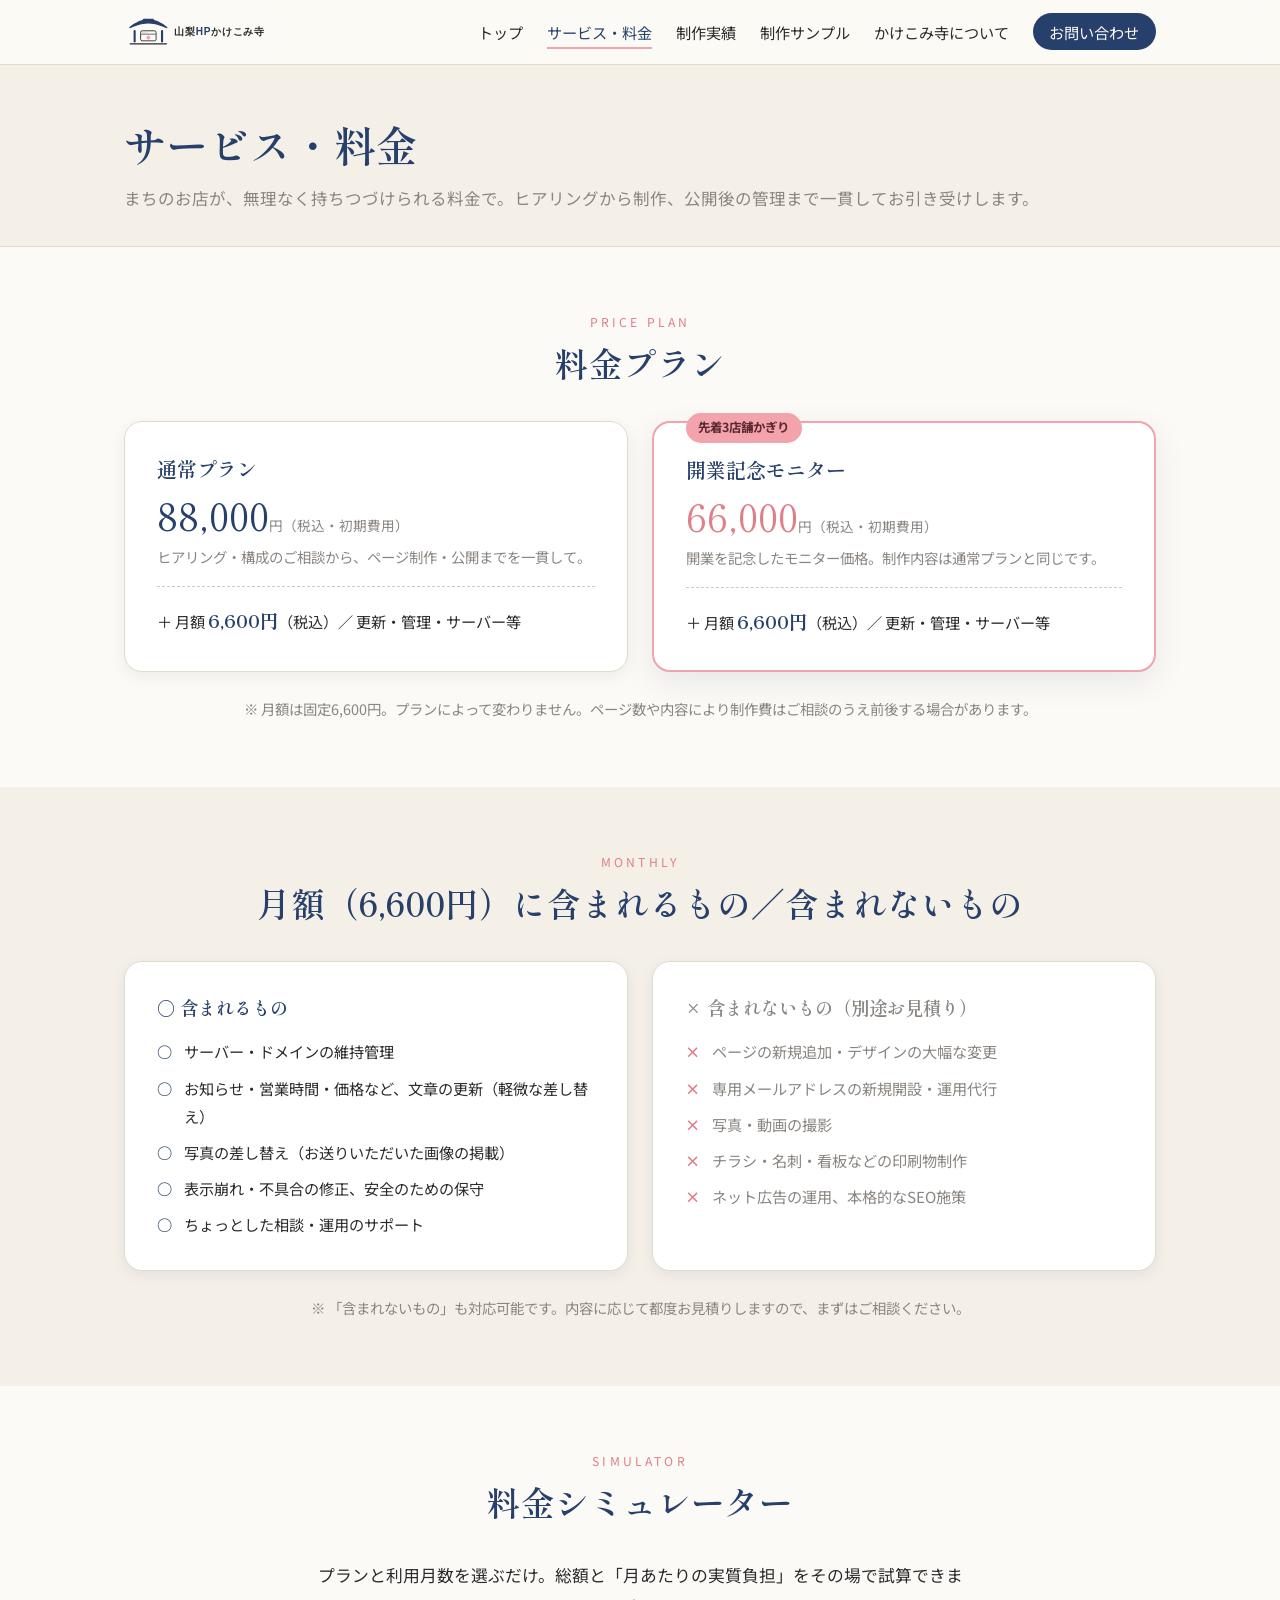
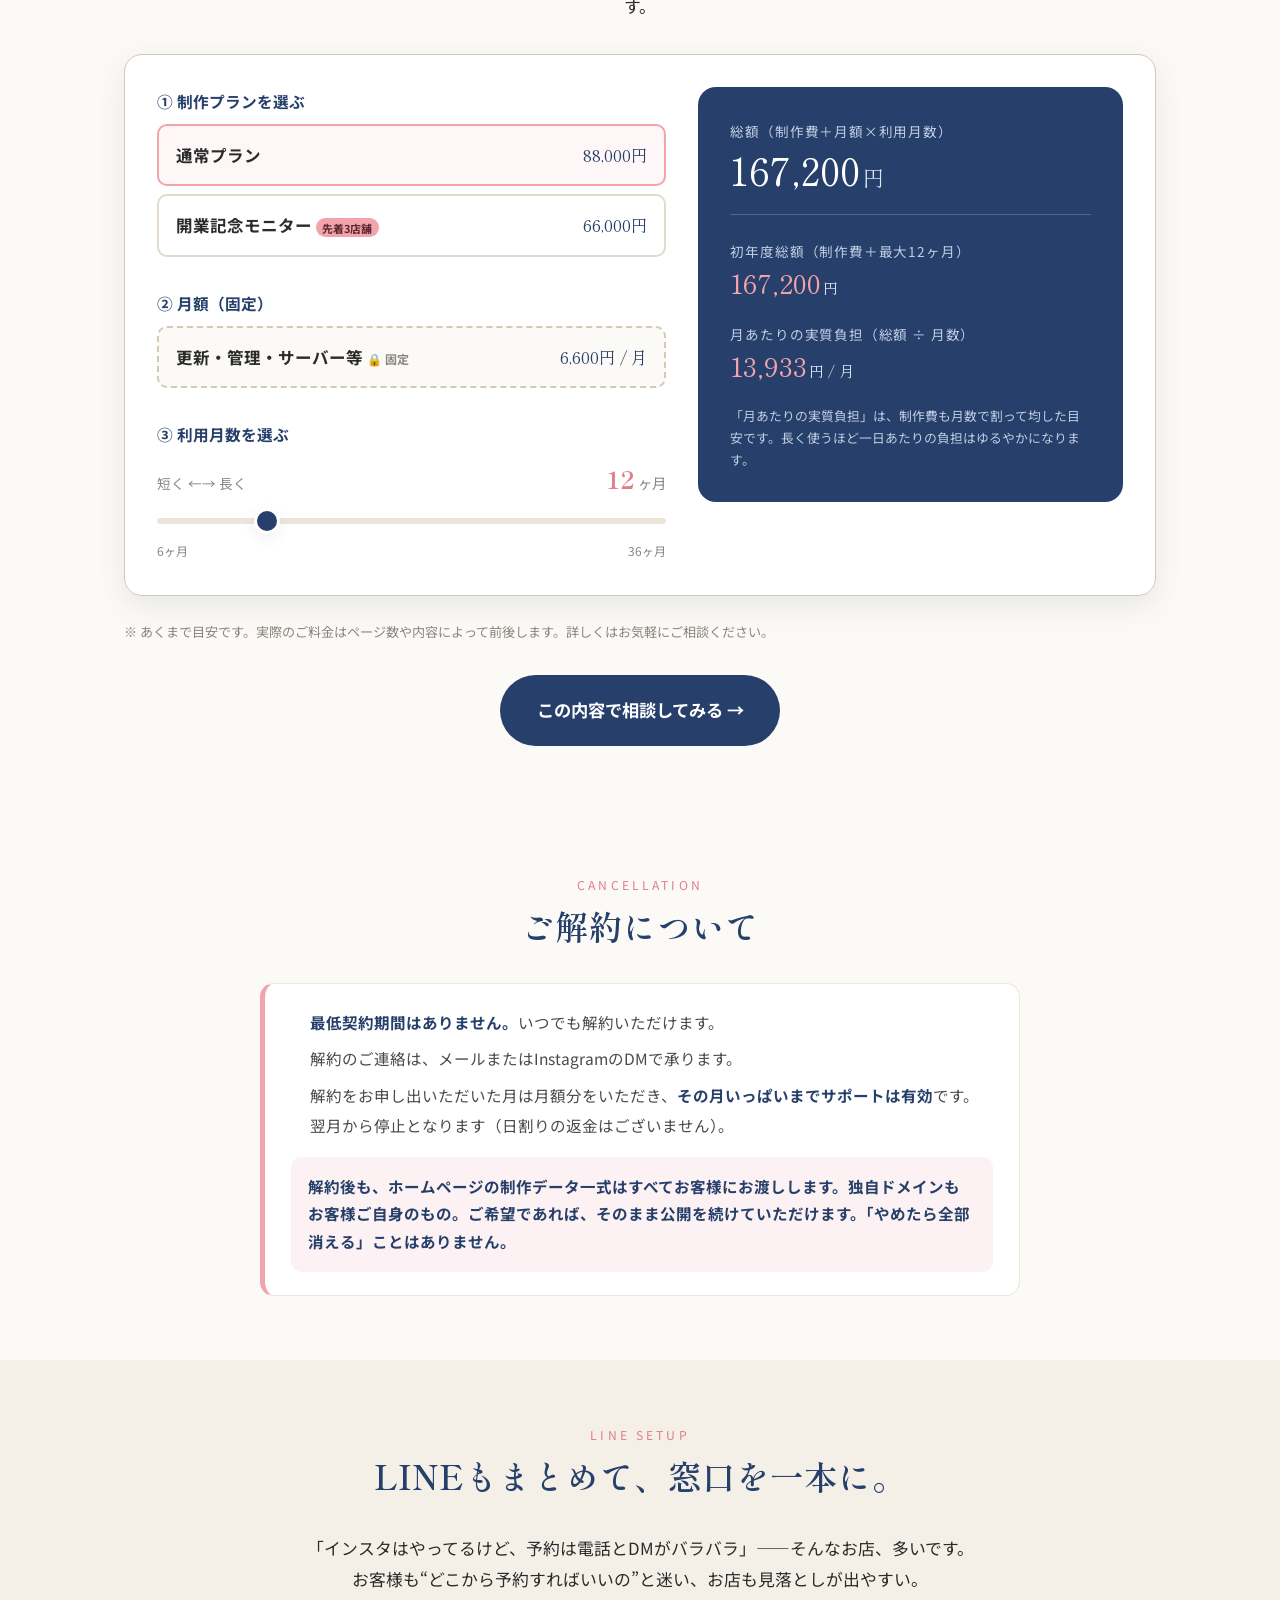
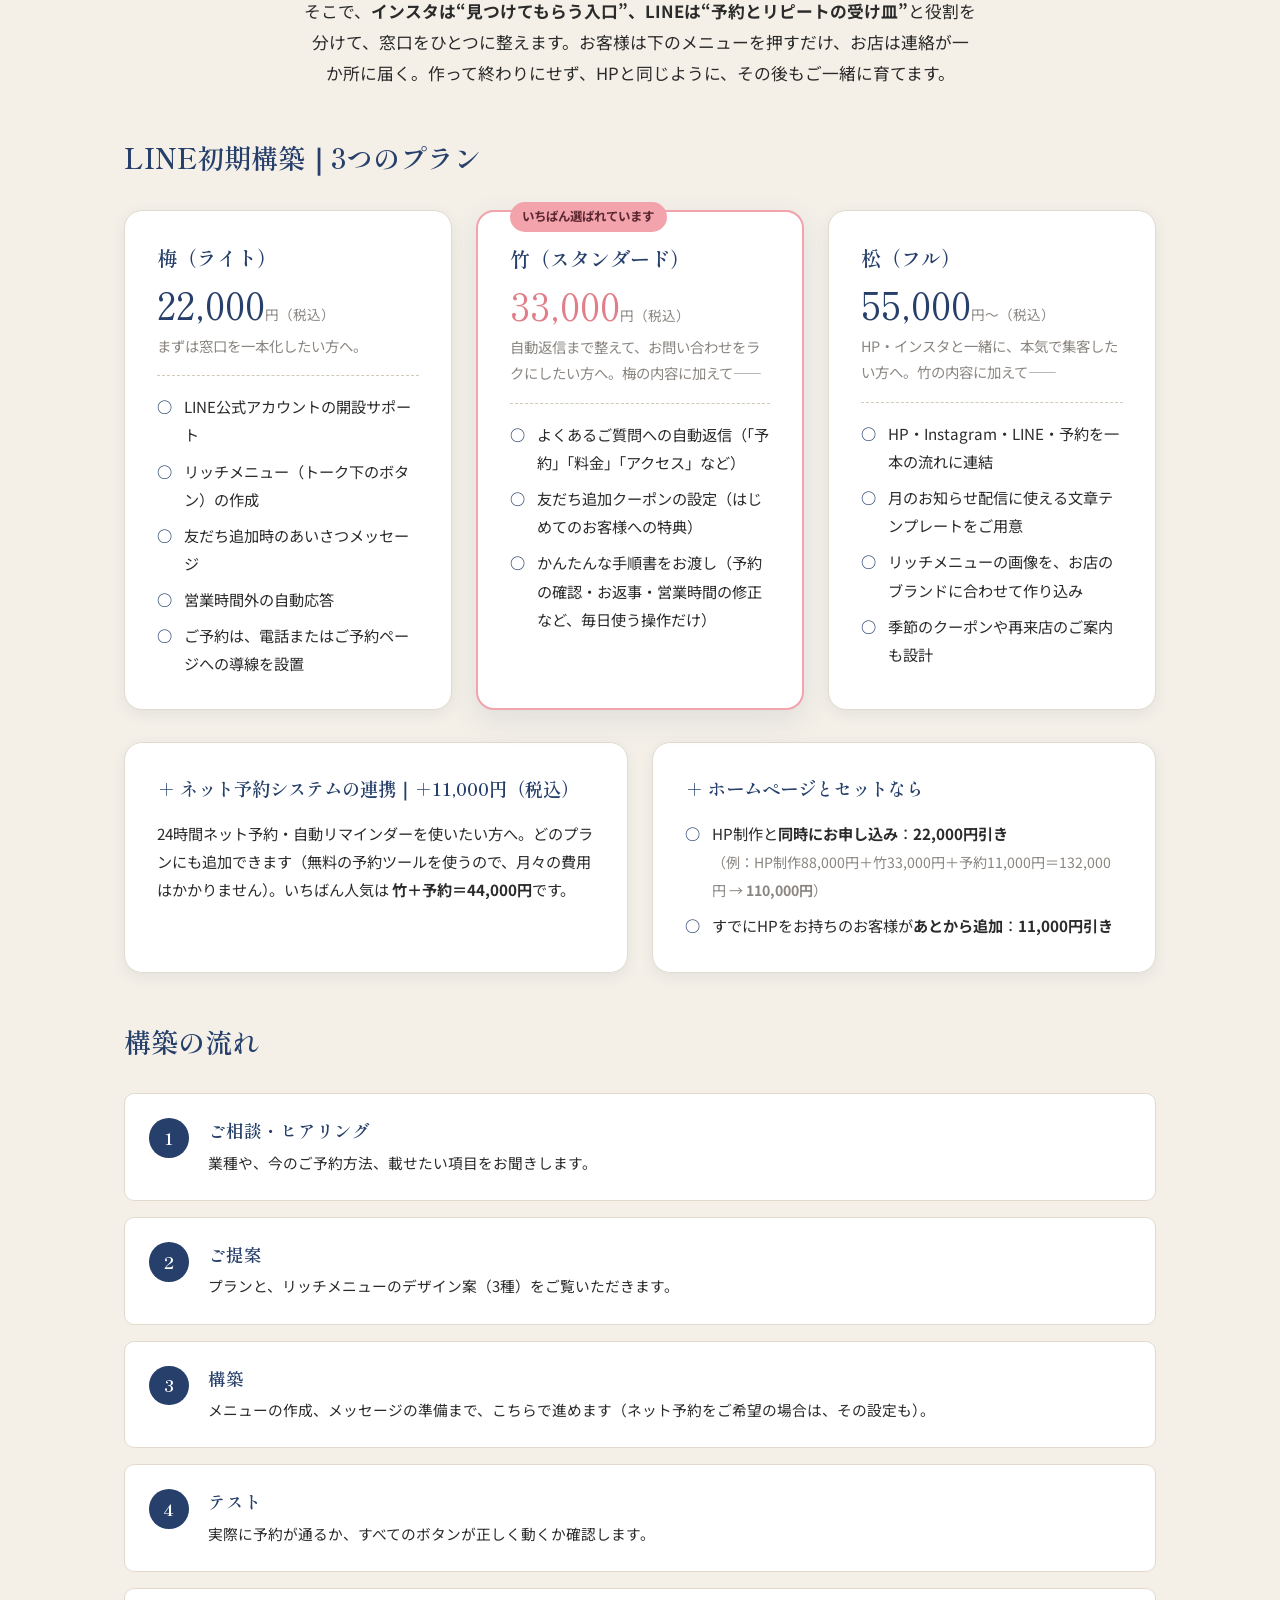
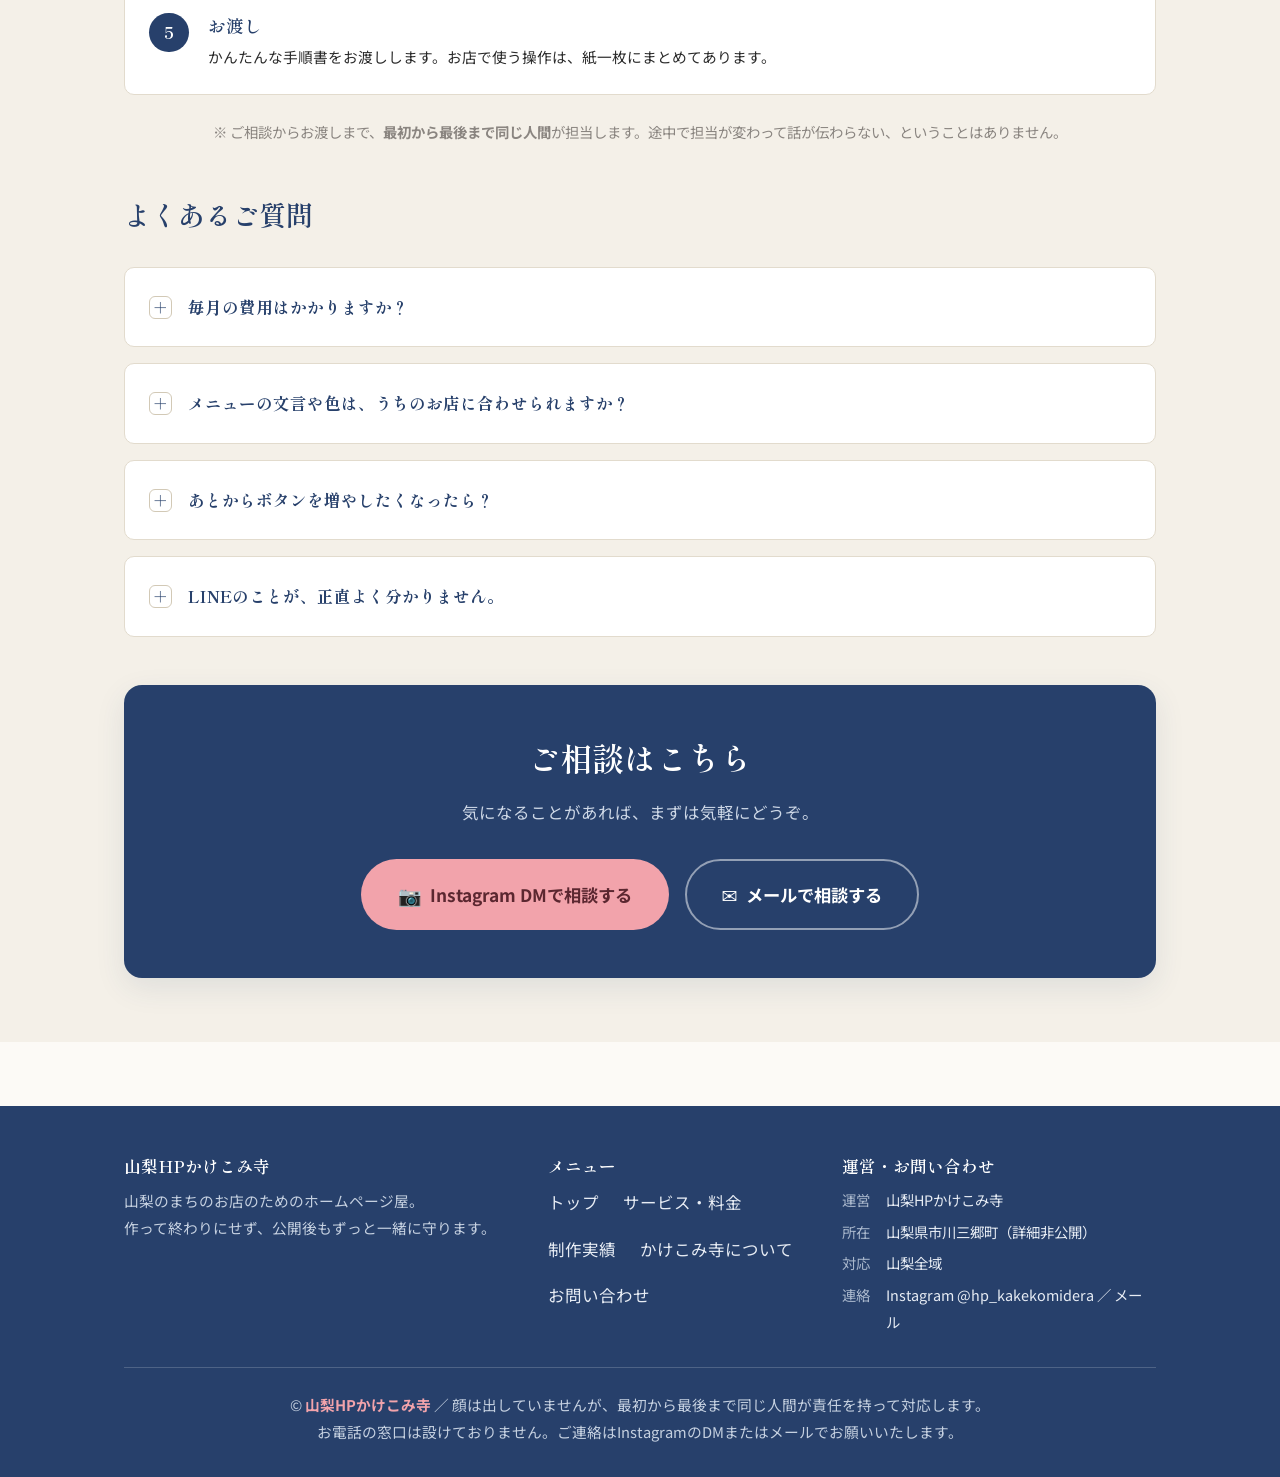
<file: service.html>
<!DOCTYPE html>
<html lang="ja">
<head>
  <!-- @parts: head-common -->
  <meta charset="UTF-8">
  <meta name="viewport" content="width=device-width, initial-scale=1.0">
  <title>サービス・料金｜山梨HPかけこみ寺</title>
  <meta name="description" content="制作88,000円＋月額6,600円。開業記念モニターは先着3店舗66,000円。月額に含まれるもの／含まれないものも明記。料金シミュレーターで総額と月あたりの負担をその場で試算できます。">
  <meta property="og:type" content="website">
  <meta property="og:site_name" content="山梨HPかけこみ寺">
  <meta property="og:title" content="サービス・料金｜山梨HPかけこみ寺">
  <meta property="og:description" content="安心の料金体系と、その場で試算できる料金シミュレーター。月額に含む／含まないも明記しています。">
  <meta property="og:url" content="https://thee3third.github.io/kakekomi-official/service.html">
  <meta property="og:image" content="https://thee3third.github.io/kakekomi-official/assets/img/ogp.png">
  <meta property="og:image:width" content="1200">
  <meta property="og:image:height" content="630">
  <link rel="canonical" href="https://thee3third.github.io/kakekomi-official/service.html">
  <meta name="twitter:card" content="summary_large_image">
  <link rel="icon" type="image/svg+xml" href="assets/img/favicon.svg">
  <link rel="preconnect" href="https://fonts.googleapis.com">
  <link rel="preconnect" href="https://fonts.gstatic.com" crossorigin>
  <link href="https://fonts.googleapis.com/css2?family=Noto+Sans+JP:wght@400;500;700&family=Shippori+Mincho:wght@500;600;700&display=swap" rel="stylesheet">
  <link rel="stylesheet" href="assets/css/style.css">
  <!-- /@parts -->
</head>
<body>
  <!-- @parts: header -->
  <header class="site-header">
    <div class="container site-header__inner">
      <p class="brand">
        <a href="index.html">
          <img class="brand__logo" src="assets/img/logo.svg" alt="山梨HPかけこみ寺" width="153" height="40">
        </a>
      </p>
      <button class="nav-toggle" type="button" aria-expanded="false" aria-controls="globalNav" aria-label="メニューを開く">
        <span></span><span></span><span></span>
      </button>
      <nav class="global-nav" id="globalNav" aria-label="メインメニュー">
        <ul>
          <li><a href="index.html">トップ</a></li>
          <li><a href="service.html" aria-current="page">サービス・料金</a></li>
          <li><a href="works.html">制作実績</a></li>
          <li><a href="works.html#samples">制作サンプル</a></li>
          <li><a href="about.html">かけこみ寺について</a></li>
          <li><a href="contact.html" class="nav-cta">お問い合わせ</a></li>
        </ul>
      </nav>
    </div>
  </header>
  <!-- /@parts -->

  <main>
    <div class="page-head">
      <div class="container">
        <h1>サービス・料金</h1>
        <p>まちのお店が、無理なく持ちつづけられる料金で。ヒアリングから制作、公開後の管理まで一貫してお引き受けします。</p>
      </div>
    </div>

    <!-- 料金表 -->
    <section class="section" aria-labelledby="plan-title">
      <div class="container">
        <header class="section-head section-head--center">
          <span class="section-head__en">PRICE PLAN</span>
          <h2 class="section-head__ja" id="plan-title">料金プラン</h2>
        </header>
        <div class="plan-grid">

          <article class="plan-card reveal">
            <h3 class="plan-card__name">通常プラン</h3>
            <p class="plan-card__price">88,000<small>円（税込・初期費用）</small></p>
            <p class="plan-card__sub">ヒアリング・構成のご相談から、ページ制作・公開までを一貫して。</p>
            <p class="plan-card__monthly">＋ 月額 <b>6,600円</b>（税込）／ 更新・管理・サーバー等</p>
          </article>

          <article class="plan-card plan-card--feature reveal">
            <span class="plan-card__ribbon">先着3店舗かぎり</span>
            <h3 class="plan-card__name">開業記念モニター</h3>
            <p class="plan-card__price">66,000<small>円（税込・初期費用）</small></p>
            <p class="plan-card__sub">開業を記念したモニター価格。制作内容は通常プランと同じです。</p>
            <p class="plan-card__monthly">＋ 月額 <b>6,600円</b>（税込）／ 更新・管理・サーバー等</p>
          </article>

        </div>
        <p class="text-mute center" style="margin-top:var(--space-4);font-size:.9rem">
          ※ 月額は固定6,600円。プランによって変わりません。ページ数や内容により制作費はご相談のうえ前後する場合があります。
        </p>
      </div>
    </section>

    <!-- 月額に含まれるもの／含まれないもの -->
    <section class="section section--alt" aria-labelledby="inc-title">
      <div class="container">
        <header class="section-head section-head--center">
          <span class="section-head__en">MONTHLY</span>
          <h2 class="section-head__ja" id="inc-title">月額（6,600円）に含まれるもの／含まれないもの</h2>
        </header>
        <div class="inc-grid">
          <div class="inc-col inc-col--yes reveal">
            <h3>○ 含まれるもの</h3>
            <ul class="inc-list inc-list--yes">
              <li>サーバー・ドメインの維持管理</li>
              <li>お知らせ・営業時間・価格など、文章の更新（軽微な差し替え）</li>
              <li>写真の差し替え（お送りいただいた画像の掲載）</li>
              <li>表示崩れ・不具合の修正、安全のための保守</li>
              <li>ちょっとした相談・運用のサポート</li>
            </ul>
          </div>
          <div class="inc-col inc-col--no reveal">
            <h3>× 含まれないもの（別途お見積り）</h3>
            <ul class="inc-list inc-list--no">
              <li>ページの新規追加・デザインの大幅な変更</li>
              <li>専用メールアドレスの新規開設・運用代行</li>
              <li>写真・動画の撮影</li>
              <li>チラシ・名刺・看板などの印刷物制作</li>
              <li>ネット広告の運用、本格的なSEO施策</li>
            </ul>
          </div>
        </div>
        <p class="text-mute center" style="margin-top:var(--space-4);font-size:.9rem">
          ※ 「含まれないもの」も対応可能です。内容に応じて都度お見積りしますので、まずはご相談ください。
        </p>
      </div>
    </section>

    <!-- @parts: fee-simulator（料金シミュレーター）★このサイトの目玉
         素のJS（assets/js/simulator.js）で駆動。料金改定は simulator.js の PRICING を直す。
         プラン選択の value は PRICING.plans のキー（normal / monitor）と一致させること。 -->
    <section class="section" id="simulator-section" aria-labelledby="sim-title">
      <div class="container">
        <header class="section-head section-head--center">
          <span class="section-head__en">SIMULATOR</span>
          <h2 class="section-head__ja" id="sim-title">料金シミュレーター</h2>
        </header>
        <p class="lead lead--center" style="margin-bottom:var(--space-5)">プランと利用月数を選ぶだけ。総額と「月あたりの実質負担」をその場で試算できます。</p>

        <div class="simulator" id="feeSimulator">
          <div class="simulator__grid">

            <!-- 操作パネル -->
            <div class="sim-controls">
              <!-- ① プラン選択 -->
              <div class="sim-field">
                <span class="sim-field__label">① 制作プランを選ぶ</span>
                <div class="sim-plans">
                  <label class="sim-plan">
                    <input type="radio" name="sim-plan" value="normal" checked>
                    <span class="sim-plan__box">
                      <span class="name">通常プラン</span>
                      <span class="price">88,000円</span>
                    </span>
                  </label>
                  <label class="sim-plan">
                    <input type="radio" name="sim-plan" value="monitor">
                    <span class="sim-plan__box">
                      <span class="name">開業記念モニター<span class="badge">先着3店舗</span></span>
                      <span class="price">66,000円</span>
                    </span>
                  </label>
                </div>
              </div>

              <!-- ② 月額（固定・表示のみ） -->
              <div class="sim-field">
                <span class="sim-field__label">② 月額（固定）</span>
                <div class="sim-fixed">
                  <span class="name">更新・管理・サーバー等 <span class="lock">🔒 固定</span></span>
                  <span class="price">6,600円 / 月</span>
                </div>
              </div>

              <!-- ③ 利用月数スライダー -->
              <div class="sim-field">
                <span class="sim-field__label">③ 利用月数を選ぶ</span>
                <div class="sim-range__head">
                  <span class="text-mute" style="font-size:.85rem">短く ←→ 長く</span>
                  <span class="sim-range__value"><strong id="simMonthsValue">12</strong><small> ヶ月</small></span>
                </div>
                <input type="range" class="sim-range" id="simMonths" min="6" max="36" step="1" value="12"
                       aria-label="利用月数" aria-valuemin="6" aria-valuemax="36">
                <div class="sim-range__scale"><span>6ヶ月</span><span>36ヶ月</span></div>
              </div>
            </div>

            <!-- 結果パネル -->
            <div class="sim-result" aria-live="polite">
              <div class="sim-result__row sim-result__row--total">
                <span class="sim-result__label">総額（制作費＋月額×利用月数）</span>
                <span class="sim-result__num" id="simTotal">0<span class="yen">円</span></span>
              </div>
              <hr class="sim-result__divider">
              <div class="sim-result__row sim-result__row--first">
                <span class="sim-result__label">初年度総額（制作費＋最大12ヶ月）</span>
                <span class="sim-result__num" id="simFirstYear">0<span class="yen">円</span></span>
              </div>
              <div class="sim-result__row sim-result__row--month">
                <span class="sim-result__label">月あたりの実質負担（総額 ÷ 月数）</span>
                <span class="sim-result__num" id="simPerMonth">0<span class="yen">円 / 月</span></span>
              </div>
              <p class="sim-result__hint">「月あたりの実質負担」は、制作費も月数で割って均した目安です。長く使うほど一日あたりの負担はゆるやかになります。</p>
            </div>

          </div>
        </div>
        <p class="sim-disclaimer">※ あくまで目安です。実際のご料金はページ数や内容によって前後します。詳しくはお気軽にご相談ください。</p>

        <p class="center" style="margin-top:var(--space-5)">
          <a class="btn btn--primary btn--lg" href="contact.html">この内容で相談してみる →</a>
        </p>
      </div>
    </section>
    <!-- /@parts -->

    <!-- ============================================================
         LINE初期構築セクション（service-line-section.md の掲載用範囲をHTML化）
         新色・新装飾は追加せず、既存のデザイン言語のみで構成。
         ============================================================ -->
    <!-- ご解約について -->
    <style>
      .cancel-box{max-width:760px;margin:0 auto;background:#FFFFFF;border:1px solid #ECE6DC;border-left:5px solid #F2A3AB;border-radius:14px;padding:1.4rem 1.6rem;}
      .cancel-box ul{margin:0;padding-left:1.2rem;color:#4A4A4A;line-height:1.95;font-size:.97rem;}
      .cancel-box li{margin-bottom:.4rem;}
      .cancel-box strong{color:#27406B;}
      .cancel-highlight{margin:1rem 0 0;padding:1rem 1.1rem;background:rgba(242,163,171,.14);border-radius:10px;color:#27406B;font-weight:700;line-height:1.8;font-size:.97rem;}
    </style>
    <section class="section" aria-labelledby="cancel-title">
      <div class="container">
        <header class="section-head section-head--center">
          <span class="section-head__en">CANCELLATION</span>
          <h2 class="section-head__ja" id="cancel-title">ご解約について</h2>
        </header>
        <div class="cancel-box reveal">
          <ul>
            <li><strong>最低契約期間はありません。</strong>いつでも解約いただけます。</li>
            <li>解約のご連絡は、メールまたはInstagramのDMで承ります。</li>
            <li>解約をお申し出いただいた月は月額分をいただき、<strong>その月いっぱいまでサポートは有効</strong>です。翌月から停止となります（日割りの返金はございません）。</li>
          </ul>
          <p class="cancel-highlight">解約後も、ホームページの制作データ一式はすべてお客様にお渡しします。独自ドメインもお客様ご自身のもの。ご希望であれば、そのまま公開を続けていただけます。「やめたら全部消える」ことはありません。</p>
        </div>
      </div>
    </section>
    <section class="section section--alt" id="line" aria-labelledby="line-title">
      <div class="container">
        <header class="section-head section-head--center">
          <span class="section-head__en">LINE SETUP</span>
          <h2 class="section-head__ja" id="line-title">LINEもまとめて、窓口を一本に。</h2>
        </header>
        <p class="lead lead--center" style="margin-bottom:var(--space-5)">
          「インスタはやってるけど、予約は電話とDMがバラバラ」——そんなお店、多いです。お客様も“どこから予約すればいいの”と迷い、お店も見落としが出やすい。<br>
          そこで、<strong>インスタは“見つけてもらう入口”、LINEは“予約とリピートの受け皿”</strong>と役割を分けて、窓口をひとつに整えます。お客様は下のメニューを押すだけ、お店は連絡が一か所に届く。作って終わりにせず、HPと同じように、その後もご一緒に育てます。
        </p>

        <!-- 3プラン -->
        <header class="section-head" style="margin-top:var(--space-6)">
          <h3 class="section-head__ja" style="font-size:clamp(1.3rem,4.5vw,1.7rem)">LINE初期構築｜3つのプラン</h3>
        </header>
        <div class="plan-grid plan-grid--three">

          <article class="plan-card reveal">
            <h3 class="plan-card__name">梅（ライト）</h3>
            <p class="plan-card__price">22,000<small>円（税込）</small></p>
            <p class="plan-card__sub">まずは窓口を一本化したい方へ。</p>
            <ul class="inc-list inc-list--yes plan-card__feats">
              <li>LINE公式アカウントの開設サポート</li>
              <li>リッチメニュー（トーク下のボタン）の作成</li>
              <li>友だち追加時のあいさつメッセージ</li>
              <li>営業時間外の自動応答</li>
              <li>ご予約は、電話またはご予約ページへの導線を設置</li>
            </ul>
          </article>

          <article class="plan-card plan-card--feature reveal">
            <span class="plan-card__ribbon">いちばん選ばれています</span>
            <h3 class="plan-card__name">竹（スタンダード）</h3>
            <p class="plan-card__price">33,000<small>円（税込）</small></p>
            <p class="plan-card__sub">自動返信まで整えて、お問い合わせをラクにしたい方へ。梅の内容に加えて——</p>
            <ul class="inc-list inc-list--yes plan-card__feats">
              <li>よくあるご質問への自動返信（「予約」「料金」「アクセス」など）</li>
              <li>友だち追加クーポンの設定（はじめてのお客様への特典）</li>
              <li>かんたんな手順書をお渡し（予約の確認・お返事・営業時間の修正など、毎日使う操作だけ）</li>
            </ul>
          </article>

          <article class="plan-card reveal">
            <h3 class="plan-card__name">松（フル）</h3>
            <p class="plan-card__price">55,000<small>円〜（税込）</small></p>
            <p class="plan-card__sub">HP・インスタと一緒に、本気で集客したい方へ。竹の内容に加えて——</p>
            <ul class="inc-list inc-list--yes plan-card__feats">
              <li>HP・Instagram・LINE・予約を一本の流れに連結</li>
              <li>月のお知らせ配信に使える文章テンプレートをご用意</li>
              <li>リッチメニューの画像を、お店のブランドに合わせて作り込み</li>
              <li>季節のクーポンや再来店のご案内も設計</li>
            </ul>
          </article>

        </div>

        <!-- オプション・割引（囲み枠で目立たせる） -->
        <div class="inc-grid" style="margin-top:var(--space-5)">
          <div class="inc-col inc-col--yes reveal">
            <h3>＋ ネット予約システムの連携｜＋11,000円（税込）</h3>
            <p style="font-size:.95rem">24時間ネット予約・自動リマインダーを使いたい方へ。どのプランにも追加できます（無料の予約ツールを使うので、月々の費用はかかりません）。いちばん人気は <strong>竹＋予約＝44,000円</strong>です。</p>
          </div>
          <div class="inc-col inc-col--yes reveal">
            <h3>＋ ホームページとセットなら</h3>
            <ul class="inc-list inc-list--yes">
              <li>HP制作と<strong>同時にお申し込み</strong>：<strong>22,000円引き</strong><br><span class="text-mute" style="font-size:.88rem">（例：HP制作88,000円＋竹33,000円＋予約11,000円＝132,000円 → <strong>110,000円</strong>）</span></li>
              <li>すでにHPをお持ちのお客様が<strong>あとから追加</strong>：<strong>11,000円引き</strong></li>
            </ul>
          </div>
        </div>

        <!-- 構築の流れ -->
        <header class="section-head" style="margin-top:var(--space-6)">
          <h3 class="section-head__ja" style="font-size:clamp(1.3rem,4.5vw,1.7rem)">構築の流れ</h3>
        </header>
        <div class="flow">
          <div class="flow__step reveal">
            <span class="flow__no"></span>
            <div class="flow__body"><h3>ご相談・ヒアリング</h3><p>業種や、今のご予約方法、載せたい項目をお聞きします。</p></div>
          </div>
          <div class="flow__step reveal">
            <span class="flow__no"></span>
            <div class="flow__body"><h3>ご提案</h3><p>プランと、リッチメニューのデザイン案（3種）をご覧いただきます。</p></div>
          </div>
          <div class="flow__step reveal">
            <span class="flow__no"></span>
            <div class="flow__body"><h3>構築</h3><p>メニューの作成、メッセージの準備まで、こちらで進めます（ネット予約をご希望の場合は、その設定も）。</p></div>
          </div>
          <div class="flow__step reveal">
            <span class="flow__no"></span>
            <div class="flow__body"><h3>テスト</h3><p>実際に予約が通るか、すべてのボタンが正しく動くか確認します。</p></div>
          </div>
          <div class="flow__step reveal">
            <span class="flow__no"></span>
            <div class="flow__body"><h3>お渡し</h3><p>かんたんな手順書をお渡しします。お店で使う操作は、紙一枚にまとめてあります。</p></div>
          </div>
        </div>
        <p class="text-mute center" style="margin-top:var(--space-4);font-size:.9rem">
          ※ ご相談からお渡しまで、<strong>最初から最後まで同じ人間</strong>が担当します。途中で担当が変わって話が伝わらない、ということはありません。
        </p>

        <!-- よくあるご質問（アコーディオン） -->
        <header class="section-head" style="margin-top:var(--space-6)">
          <h3 class="section-head__ja" style="font-size:clamp(1.3rem,4.5vw,1.7rem)">よくあるご質問</h3>
        </header>
        <div class="faq">
          <details class="faq__item reveal">
            <summary>毎月の費用はかかりますか？</summary>
            <div class="faq__a">LINEの利用も、おすすめする予約システムも、基本は無料の範囲で運用できます（事前決済など一部の機能だけ有料です）。初期構築費だけで、その後の固定費は最小限に抑えられます。</div>
          </details>
          <details class="faq__item reveal">
            <summary>メニューの文言や色は、うちのお店に合わせられますか？</summary>
            <div class="faq__a">はい。リッチメニューの文言（「メニュー」を「お品書き」にする等）や色味の調整は無料で承ります。「クーポンはやらない」など不要な項目は、別の内容に差し替えることもできます。</div>
          </details>
          <details class="faq__item reveal">
            <summary>あとからボタンを増やしたくなったら？</summary>
            <div class="faq__a">ボタンを増やす場合や、デザインを一から作り直す場合は、別途お見積もりとなります。文言・色・項目の差し替えは、納品後の調整として無料で対応します。</div>
          </details>
          <details class="faq__item reveal">
            <summary>LINEのことが、正直よく分かりません。</summary>
            <div class="faq__a">大丈夫です。難しい設定は、こちらで全部やってからお渡しします。お店でやることは、紙一枚にまとめた手順書のとおりに進めるだけ。分からないことは、お渡しのときにまとめてご説明します。「できない」とは言いません。</div>
          </details>
        </div>

        <!-- ご相談はこちら（既存のお問い合わせ導線へ） -->
        <div class="cta-band reveal" style="margin-top:var(--space-6)">
          <h2>ご相談はこちら</h2>
          <p>気になることがあれば、まずは気軽にどうぞ。</p>
          <div class="cta-band__actions">
            <a class="btn btn--momo btn--lg" href="https://www.instagram.com/hp_kakekomidera/" target="_blank" rel="noopener"><span class="btn__ico">📷</span>Instagram DMで相談する</a>
            <a class="btn btn--ghost btn--lg" href="mailto:thee3third@gmail.com?subject=LINE初期構築のご相談" style="color:#fff;border-color:rgba(255,255,255,.5)"><span class="btn__ico">✉</span>メールで相談する</a>
          </div>
        </div>
      </div>
    </section>
  </main>

  <!-- @parts: footer -->
  <footer class="site-footer">
    <div class="container">
      <div class="site-footer__grid">
        <div>
          <h3>山梨HPかけこみ寺</h3>
          <p>山梨のまちのお店のためのホームページ屋。<br>作って終わりにせず、公開後もずっと一緒に守ります。</p>
        </div>
        <nav class="site-footer__nav" aria-label="フッターメニュー">
          <h3>メニュー</h3>
          <ul>
            <li><a href="index.html">トップ</a></li>
            <li><a href="service.html">サービス・料金</a></li>
            <li><a href="works.html">制作実績</a></li>
            <li><a href="about.html">かけこみ寺について</a></li>
            <li><a href="contact.html">お問い合わせ</a></li>
          </ul>
        </nav>
        <div>
          <h3>運営・お問い合わせ</h3>
          <dl>
            <dt>運営</dt><dd>山梨HPかけこみ寺</dd>
            <dt>所在</dt><dd>山梨県市川三郷町（詳細非公開）</dd>
            <dt>対応</dt><dd>山梨全域</dd>
            <dt>連絡</dt><dd><a href="https://www.instagram.com/hp_kakekomidera/" target="_blank" rel="noopener">Instagram @hp_kakekomidera</a> ／ メール</dd>
          </dl>
        </div>
      </div>
      <p class="footer-note">
        © <strong>山梨HPかけこみ寺</strong> ／ 顔は出していませんが、最初から最後まで同じ人間が責任を持って対応します。<br>
        お電話の窓口は設けておりません。ご連絡はInstagramのDMまたはメールでお願いいたします。
      </p>
    </div>
  </footer>
  <!-- /@parts -->

  <!-- @parts: action-bar -->
  <nav class="action-bar" aria-label="クイック連絡">
    <a class="action-bar__insta" href="https://www.instagram.com/hp_kakekomidera/" target="_blank" rel="noopener"><span class="action-bar__ico">📷</span>Instagram</a>
    <a class="action-bar__mail" href="mailto:thee3third@gmail.com?subject=ホームページのご相談"><span class="action-bar__ico">✉</span>メール</a>
  </nav>
  <!-- /@parts -->

  <script src="assets/js/main.js"></script>
  <script src="assets/js/simulator.js"></script>
</body>
</html>
</file>
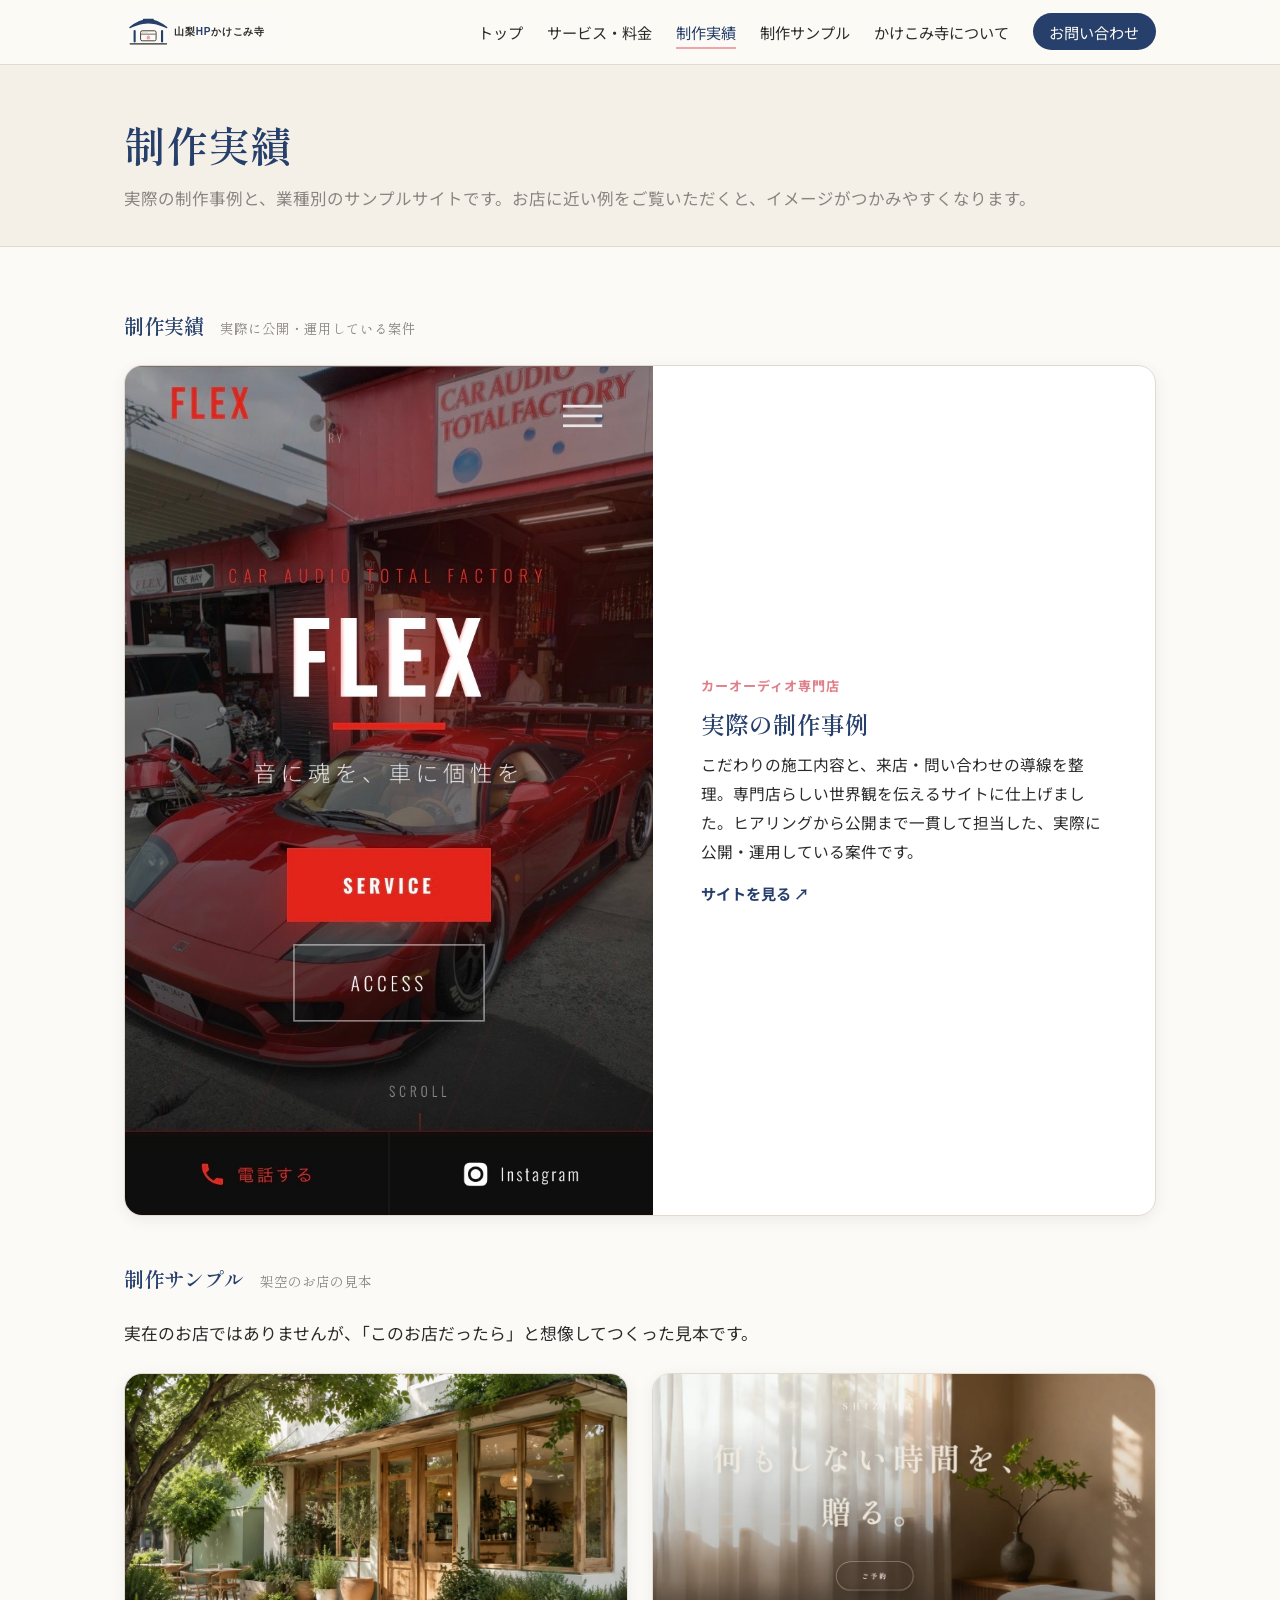
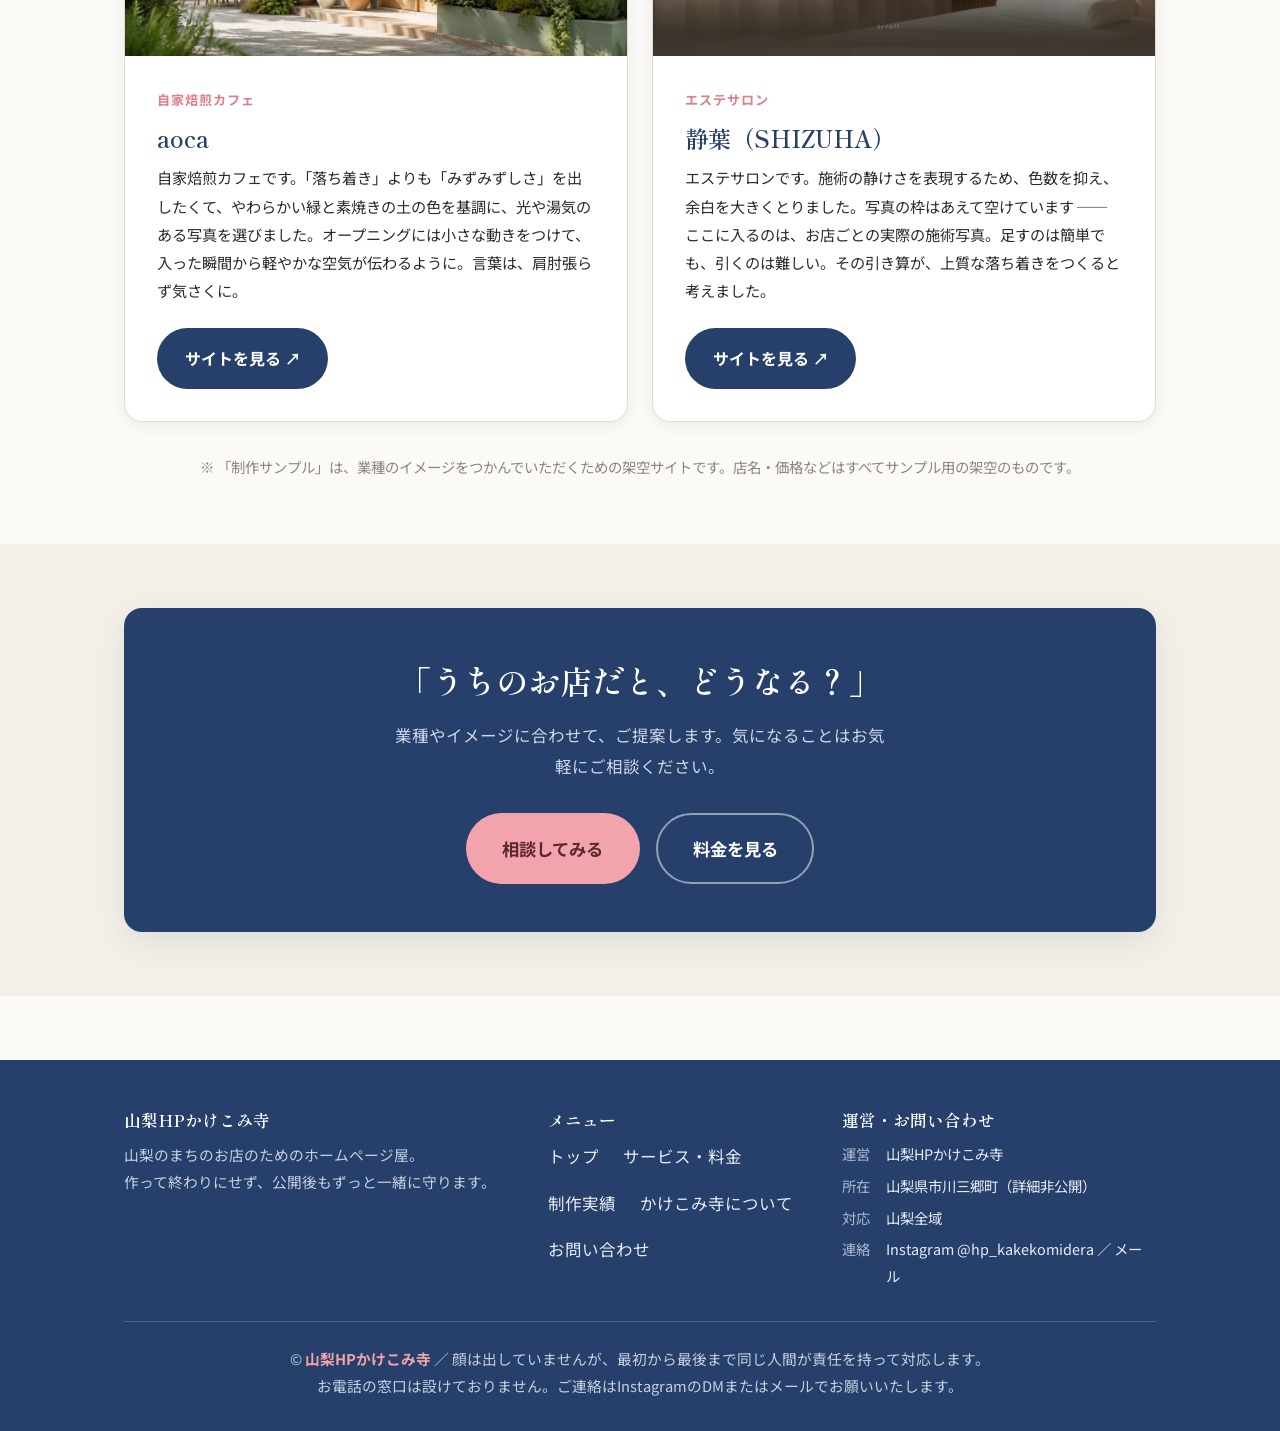
<file: works.html>
<!DOCTYPE html>
<html lang="ja">
<head>
  <!-- @parts: head-common -->
  <meta charset="UTF-8">
  <meta name="viewport" content="width=device-width, initial-scale=1.0">
  <title>制作実績｜山梨HPかけこみ寺</title>
  <meta name="description" content="山梨HPかけこみ寺の制作実績と制作サンプル。カーオーディオ専門店の実際の制作事例、自家焙煎カフェ aoca・エステサロン 静葉のサンプルサイトをご覧いただけます。それぞれ別タブで開きます。">
  <meta property="og:type" content="website">
  <meta property="og:site_name" content="山梨HPかけこみ寺">
  <meta property="og:title" content="制作実績｜山梨HPかけこみ寺">
  <meta property="og:description" content="制作実績とサンプルサイトをカード形式でご紹介。お店の業種に近い例をご覧ください。">
  <meta property="og:url" content="https://thee3third.github.io/kakekomi-official/works.html">
  <meta property="og:image" content="https://thee3third.github.io/kakekomi-official/assets/img/ogp.png">
  <meta property="og:image:width" content="1200">
  <meta property="og:image:height" content="630">
  <link rel="canonical" href="https://thee3third.github.io/kakekomi-official/works.html">
  <meta name="twitter:card" content="summary_large_image">
  <link rel="icon" type="image/svg+xml" href="assets/img/favicon.svg">
  <link rel="preconnect" href="https://fonts.googleapis.com">
  <link rel="preconnect" href="https://fonts.gstatic.com" crossorigin>
  <link href="https://fonts.googleapis.com/css2?family=Noto+Sans+JP:wght@400;500;700&family=Shippori+Mincho:wght@500;600;700&display=swap" rel="stylesheet">
  <link rel="stylesheet" href="assets/css/style.css">
  <!-- /@parts -->
</head>
<body>
  <!-- @parts: header -->
  <header class="site-header">
    <div class="container site-header__inner">
      <p class="brand">
        <a href="index.html">
          <img class="brand__logo" src="assets/img/logo.svg" alt="山梨HPかけこみ寺" width="153" height="40">
        </a>
      </p>
      <button class="nav-toggle" type="button" aria-expanded="false" aria-controls="globalNav" aria-label="メニューを開く">
        <span></span><span></span><span></span>
      </button>
      <nav class="global-nav" id="globalNav" aria-label="メインメニュー">
        <ul>
          <li><a href="index.html">トップ</a></li>
          <li><a href="service.html">サービス・料金</a></li>
          <li><a href="works.html" aria-current="page">制作実績</a></li>
          <li><a href="works.html#samples">制作サンプル</a></li>
          <li><a href="about.html">かけこみ寺について</a></li>
          <li><a href="contact.html" class="nav-cta">お問い合わせ</a></li>
        </ul>
      </nav>
    </div>
  </header>
  <!-- /@parts -->

  <main>
    <div class="page-head">
      <div class="container">
        <h1>制作実績</h1>
        <p>実際の制作事例と、業種別のサンプルサイトです。お店に近い例をご覧いただくと、イメージがつかみやすくなります。</p>
      </div>
    </div>

    <!-- @parts: works-grid（差し替え：カードの画像・店種・タイトル・説明・外部URL）
         種別はカード上のバッジではなく「制作実績／制作例（サンプル）」の見出しで分ける。
         実績は .work-feature（横長の注目カード）、サンプルは .works-grid（3件グリッド）。
         href を実URLに。外部リンクは target="_blank" rel="noopener" で別タブ。 -->
    <section class="section" aria-labelledby="works-title">
      <div class="container">
        <h2 class="sr-only" id="works-title">制作実績一覧</h2>

        <!-- グループ1：制作実績（実在の公開案件・横長の注目カード） -->
        <div class="works-group" id="works-real">
          <header class="works-group__head">
            <h3 class="works-group__title">制作実績<span class="works-group__note">実際に公開・運用している案件</span></h3>
          </header>

          <a class="work-feature reveal" href="https://caraudio-flex.com/" target="_blank" rel="noopener">
            <div class="work-feature__media">
              <img src="assets/img/caraudio.jpg" alt="カーオーディオ専門店の制作事例サイトのスマホ版トップ" width="750" height="1207" loading="lazy">
            </div>
            <div class="work-feature__body">
              <span class="work-feature__kind">カーオーディオ専門店</span>
              <h4 class="work-feature__title">実際の制作事例</h4>
              <p class="work-feature__desc">こだわりの施工内容と、来店・問い合わせの導線を整理。専門店らしい世界観を伝えるサイトに仕上げました。ヒアリングから公開まで一貫して担当した、実際に公開・運用している案件です。</p>
              <span class="work-feature__link">サイトを見る ↗</span>
            </div>
          </a>
        </div>

        <!-- グループ2：制作サンプル（架空のお店の見本・aoca/静葉） -->
        <div class="works-group" id="samples">
          <header class="works-group__head">
            <h3 class="works-group__title">制作サンプル<span class="works-group__note">架空のお店の見本</span></h3>
          </header>
          <p class="lead" style="margin-bottom:var(--space-4)">実在のお店ではありませんが、「このお店だったら」と想像してつくった見本です。</p>

          <div class="samples-grid">

            <article class="sample-card reveal">
              <a class="sample-card__link-wrap" href="https://thee3third.github.io/aoca-sample/" target="_blank" rel="noopener">
                <div class="sample-card__media">
                  <img src="assets/img/sample-aoca.webp" alt="自家焙煎カフェ aoca のサンプルサイト" width="1200" height="676" loading="lazy">
                </div>
              </a>
              <div class="sample-card__body">
                <span class="sample-card__kind">自家焙煎カフェ</span>
                <h4 class="sample-card__title">aoca</h4>
                <p class="sample-card__desc">自家焙煎カフェです。「落ち着き」よりも「みずみずしさ」を出したくて、やわらかい緑と素焼きの土の色を基調に、光や湯気のある写真を選びました。オープニングには小さな動きをつけて、入った瞬間から軽やかな空気が伝わるように。言葉は、肩肘張らず気さくに。</p>
                <!-- 拡張用：将来ここに「もっと詳しく」アコーディオン（<details class="sample-card__more">）を追加できる -->
                <p class="sample-card__cta">
                  <a class="btn btn--primary" href="https://thee3third.github.io/aoca-sample/" target="_blank" rel="noopener">サイトを見る ↗</a>
                </p>
              </div>
            </article>

            <article class="sample-card reveal">
              <a class="sample-card__link-wrap" href="https://thee3third.github.io/esthe-sample/" target="_blank" rel="noopener">
                <div class="sample-card__media">
                  <img src="assets/img/sample-shizuha.webp" alt="エステサロン 静葉（SHIZUHA）のサンプルサイト" width="1200" height="636" loading="lazy">
                </div>
              </a>
              <div class="sample-card__body">
                <span class="sample-card__kind">エステサロン</span>
                <h4 class="sample-card__title">静葉（SHIZUHA）</h4>
                <p class="sample-card__desc">エステサロンです。施術の静けさを表現するため、色数を抑え、余白を大きくとりました。写真の枠はあえて空けています ── ここに入るのは、お店ごとの実際の施術写真。足すのは簡単でも、引くのは難しい。その引き算が、上質な落ち着きをつくると考えました。</p>
                <!-- 拡張用：将来ここに「もっと詳しく」アコーディオン（<details class="sample-card__more">）を追加できる -->
                <p class="sample-card__cta">
                  <a class="btn btn--primary" href="https://thee3third.github.io/esthe-sample/" target="_blank" rel="noopener">サイトを見る ↗</a>
                </p>
              </div>
            </article>

          </div>
        </div>

        <p class="text-mute center" style="margin-top:var(--space-5);font-size:.9rem">
          ※ 「制作サンプル」は、業種のイメージをつかんでいただくための架空サイトです。店名・価格などはすべてサンプル用の架空のものです。
        </p>
      </div>
    </section>
    <!-- /@parts -->

    <!-- 相談導線 -->
    <section class="section section--alt" aria-labelledby="works-cta-title">
      <div class="container">
        <div class="cta-band reveal">
          <h2 id="works-cta-title">「うちのお店だと、どうなる？」</h2>
          <p>業種やイメージに合わせて、ご提案します。気になることはお気軽にご相談ください。</p>
          <div class="cta-band__actions">
            <a class="btn btn--momo btn--lg" href="contact.html">相談してみる</a>
            <a class="btn btn--ghost btn--lg" href="service.html" style="color:#fff;border-color:rgba(255,255,255,.5)">料金を見る</a>
          </div>
        </div>
      </div>
    </section>
  </main>

  <!-- @parts: footer -->
  <footer class="site-footer">
    <div class="container">
      <div class="site-footer__grid">
        <div>
          <h3>山梨HPかけこみ寺</h3>
          <p>山梨のまちのお店のためのホームページ屋。<br>作って終わりにせず、公開後もずっと一緒に守ります。</p>
        </div>
        <nav class="site-footer__nav" aria-label="フッターメニュー">
          <h3>メニュー</h3>
          <ul>
            <li><a href="index.html">トップ</a></li>
            <li><a href="service.html">サービス・料金</a></li>
            <li><a href="works.html">制作実績</a></li>
            <li><a href="about.html">かけこみ寺について</a></li>
            <li><a href="contact.html">お問い合わせ</a></li>
          </ul>
        </nav>
        <div>
          <h3>運営・お問い合わせ</h3>
          <dl>
            <dt>運営</dt><dd>山梨HPかけこみ寺</dd>
            <dt>所在</dt><dd>山梨県市川三郷町（詳細非公開）</dd>
            <dt>対応</dt><dd>山梨全域</dd>
            <dt>連絡</dt><dd><a href="https://www.instagram.com/hp_kakekomidera/" target="_blank" rel="noopener">Instagram @hp_kakekomidera</a> ／ メール</dd>
          </dl>
        </div>
      </div>
      <p class="footer-note">
        © <strong>山梨HPかけこみ寺</strong> ／ 顔は出していませんが、最初から最後まで同じ人間が責任を持って対応します。<br>
        お電話の窓口は設けておりません。ご連絡はInstagramのDMまたはメールでお願いいたします。
      </p>
    </div>
  </footer>
  <!-- /@parts -->

  <!-- @parts: action-bar -->
  <nav class="action-bar" aria-label="クイック連絡">
    <a class="action-bar__insta" href="https://www.instagram.com/hp_kakekomidera/" target="_blank" rel="noopener"><span class="action-bar__ico">📷</span>Instagram</a>
    <a class="action-bar__mail" href="mailto:thee3third@gmail.com?subject=ホームページのご相談"><span class="action-bar__ico">✉</span>メール</a>
  </nav>
  <!-- /@parts -->

  <script src="assets/js/main.js"></script>
</body>
</html>
</file>
<file: assets/css/style.css>
/* ==========================================================================
   山梨HPかけこみ寺 — 公式サイト style.css
   --------------------------------------------------------------------------
   設計思想は izakaya-sample / momoen-sample を継承。
   色・余白・フォントは :root に集約。テーマ変更はここだけで完結する。
   再利用前提のセクションには「@parts: 名前」マーカー（コメントで開閉）。

   目次:
     1. @parts: design-tokens（CSS変数）
     2. リセット & ベース
     3. レイアウト・ユーティリティ
     4. @parts: header
     5. @parts: action-bar（固定アクションバー：Insta/メール）
     6. @parts: footer
     7. ボタン
     8. ヒーロー（FV）
     9. セクション共通・見出し
    10. @parts: strength-cards（強み3カード）
    11. 料金概要（トップ）
    12. @parts: works-grid（実績カードグリッド）
    13. @parts: fee-simulator（料金シミュレーター）★目玉
    14. 料金表（service）
    15. about（理念・進め方）
    16. contact（Instagram導線・フォーム）
    17. CTAバンド・駆け込み歓迎
    18. 404
    19. プレースホルダ画像（CSSダミー）
    20. スクロール出現演出
    21. レスポンシブ（768px / 1200px）
   ========================================================================== */

/* 1. ====================================================================== */
/* @parts: design-tokens
   ロゴと統一した和モダン配色。本紙（生成り）地・藍と墨で引き締め・桃を灯り一点。
   実案件や別テーマへ流用時、ほぼここだけ書き換えれば見た目が一括で変わる。 */
:root {
  /* ---- 配色 ---- */
  --color-bg:        #FCFAF6; /* 本紙（生成り）＝地 */
  --color-bg-2:      #F4F0E8; /* 一段沈めた生成り（カード地・帯） */
  --color-bg-3:      #ECE6DA; /* さらに沈めた面（区切り帯） */
  --color-paper:     #FFFFFF; /* 浮かせる白カード */
  --color-ai:        #27406B; /* 藍：主役・見出し・引き締め */
  --color-ai-deep:   #1C2F4F; /* 濃藍：ホバー・FV地 */
  --color-text:      #2B2B2B; /* 墨：本文 */
  --color-mute:      #8A8580; /* 補助グレー：補足テキスト */
  --color-momo:      #F2A3AB; /* 桃（灯り）：アクセント一点 */
  --color-momo-deep: #E07F89; /* 桃の濃いめ（ホバー・テキスト可読用） */
  --color-line:      #E2DBCD; /* 区切り線（生成り系） */
  --color-line-2:    #D2C9B6; /* やや濃い区切り線 */

  /* ---- フォント ---- */
  --font-body:    "Noto Sans JP", system-ui, sans-serif;
  --font-heading: "Shippori Mincho", "Noto Serif JP", serif;

  /* ---- 余白スケール ---- */
  --space-1: 0.25rem;
  --space-2: 0.5rem;
  --space-3: 1rem;
  --space-4: 1.5rem;
  --space-5: 2rem;
  --space-6: 3rem;
  --space-7: 4rem;

  /* ---- レイアウト ---- */
  --maxw: 1080px;
  --maxw-narrow: 760px;
  --radius: 10px;
  --radius-lg: 18px;
  --shadow:    0 10px 30px rgba(39,64,107,.10);
  --shadow-sm: 0 4px 14px rgba(39,64,107,.08);

  /* ---- 固定アクションバーの高さ（スマホ） ---- */
  --actionbar-h: 60px;
}
/* /@parts */

/* 2. リセット & ベース ================================================== */
*, *::before, *::after { box-sizing: border-box; }
* { margin: 0; padding: 0; }
html { -webkit-text-size-adjust: 100%; scroll-behavior: smooth; }

body {
  font-family: var(--font-body);
  background: var(--color-bg);
  color: var(--color-text);
  line-height: 1.85;
  font-size: 16px;
  /* スマホは下部の固定アクションバーに本文が隠れないよう余白を確保 */
  padding-bottom: calc(var(--actionbar-h) + env(safe-area-inset-bottom, 0px));
}

img, svg { max-width: 100%; height: auto; display: block; }
a { color: var(--color-ai); text-decoration: none; }
a:hover { text-decoration: underline; }
ul { list-style: none; }
h1, h2, h3, h4 { font-family: var(--font-heading); font-weight: 600; line-height: 1.5; color: var(--color-ai); }
strong { font-weight: 700; }

:focus-visible { outline: 2px solid var(--color-ai); outline-offset: 2px; }
::selection { background: var(--color-momo); color: #fff; }

/* 3. レイアウト・ユーティリティ ======================================== */
.container { width: 100%; max-width: var(--maxw); margin-inline: auto; padding-inline: var(--space-4); }
.container--narrow { max-width: var(--maxw-narrow); }
.section { padding-block: var(--space-7); }
.section--tight { padding-block: var(--space-6); }
.section--alt { background: var(--color-bg-2); }
.text-mute { color: var(--color-mute); }
.center { text-align: center; }
.lead { color: var(--color-text); max-width: 40em; font-size: 1.05rem; }
.lead--center { margin-inline: auto; text-align: center; }
.sr-only {
  position: absolute; width: 1px; height: 1px; padding: 0; margin: -1px;
  overflow: hidden; clip: rect(0,0,0,0); white-space: nowrap; border: 0;
}

/* 4. ====================================================================== */
/* @parts: header（差し替え：ロゴ画像・屋号文言・ナビ項目。全ページ共通＝複製）
   現在ページのナビには aria-current="page" を付ける。 */
.site-header {
  position: sticky; top: 0; z-index: 50;
  background: rgba(252,250,246,.90);
  backdrop-filter: blur(8px);
  border-bottom: 1px solid var(--color-line);
}
.site-header__inner {
  display: flex; align-items: center; justify-content: space-between;
  gap: var(--space-3); min-height: 64px;
}
.brand { display: flex; align-items: center; }
.brand a { display: inline-flex; align-items: center; gap: .55em; color: inherit; }
.brand a:hover { text-decoration: none; }
/* ロゴ画像（横長ロゴ assets/img/logo.svg）。高さ基準・幅autoで縦横比を保つ。
   高さを変えたいときは --logo-h（下のmax-widthはスマホで溢れない保険） */
.brand__logo { height: var(--logo-h, 40px); width: auto; max-width: 62vw; flex: none; }
.brand__name { font-family: var(--font-heading); font-size: 1.18rem; color: var(--color-ai); letter-spacing: .03em; }
.brand__name .sub { display: block; font-family: var(--font-body); font-size: .62rem; letter-spacing: .18em; color: var(--color-mute); }

.nav-toggle {
  display: inline-flex; flex-direction: column; gap: 5px;
  width: 44px; height: 44px; align-items: center; justify-content: center;
  background: transparent; border: 1px solid var(--color-line-2); border-radius: 8px; cursor: pointer;
}
.nav-toggle span { display: block; width: 22px; height: 2px; background: var(--color-ai); transition: .25s; }
.nav-toggle[aria-expanded="true"] span:nth-child(1) { transform: translateY(7px) rotate(45deg); }
.nav-toggle[aria-expanded="true"] span:nth-child(2) { opacity: 0; }
.nav-toggle[aria-expanded="true"] span:nth-child(3) { transform: translateY(-7px) rotate(-45deg); }

.global-nav ul { display: flex; gap: var(--space-4); align-items: center; }
.global-nav a {
  color: var(--color-text); font-size: .95rem; padding-block: .3em;
  border-bottom: 2px solid transparent;
}
.global-nav a:hover { color: var(--color-ai); text-decoration: none; }
.global-nav a[aria-current="page"] { color: var(--color-ai); border-bottom-color: var(--color-momo); }
.global-nav .nav-cta {
  background: var(--color-ai); color: var(--color-bg); border-radius: 999px;
  padding: .5em 1.1em; border-bottom: 0;
}
/* hover時は「背景だけ濃藍に・文字は生成りのまま」。
   .global-nav a:hover（color:藍）と詳細度が競合し文字が背景に埋もれていたため、
   背景色・文字色とも nav-cta 側で明示してコントラストを必ず確保する。 */
.global-nav a.nav-cta:hover { background: var(--color-ai-deep); color: var(--color-bg); }
/* 現在ページ（aria-current）でも nav-cta は塗りボタンのまま。
   .global-nav a[aria-current="page"]（color:藍）に詳細度で勝てるよう a.nav-cta[...] で明示し、
   文字が藍背景に埋もれないよう生成り文字を維持する。下線も付けない。 */
.global-nav a.nav-cta[aria-current="page"] { color: var(--color-bg); border-bottom: 0; }
/* /@parts */

/* 5. ====================================================================== */
/* @parts: action-bar（差し替え：InstagramURL・mailto:）
   スマホのみ画面下に固定。[Instagram][メール] の2ボタン。電話ボタンは作らない。 */
.action-bar {
  position: fixed; left: 0; right: 0; bottom: 0; z-index: 60;
  display: grid; grid-template-columns: 1fr 1fr;
  background: var(--color-paper);
  border-top: 1px solid var(--color-line);
  box-shadow: 0 -6px 20px rgba(39,64,107,.08);
  padding-bottom: env(safe-area-inset-bottom, 0px);
}
.action-bar a {
  display: flex; align-items: center; justify-content: center; gap: .4em;
  min-height: var(--actionbar-h); font-weight: 700; font-size: 1rem;
  color: #fff; text-decoration: none;
}
.action-bar a:hover { text-decoration: none; }
.action-bar__insta { background: var(--color-ai); }
.action-bar__mail  { background: var(--color-momo-deep); }
.action-bar__ico { font-size: 1.15em; line-height: 1; }
@media (min-width: 768px) { .action-bar { display: none; } body { padding-bottom: 0; } }
/* /@parts */

/* 6. ====================================================================== */
/* @parts: footer（差し替え：屋号・連絡手段。サイトマップ。住所番地・電話は出さない） */
.site-footer {
  background: var(--color-ai); color: #E7ECF4;
  padding-block: var(--space-6) var(--space-5); margin-top: var(--space-7);
}
.site-footer a { color: #E7ECF4; }
.site-footer__grid { display: grid; gap: var(--space-5); grid-template-columns: 1fr; }
.site-footer h3 { font-size: 1.05rem; color: #fff; margin-bottom: var(--space-2); }
.site-footer p { font-size: .92rem; color: #C5D0E0; }
.site-footer__nav ul { display: flex; flex-wrap: wrap; gap: var(--space-3) var(--space-4); }
.site-footer dl { display: grid; grid-template-columns: auto 1fr; gap: .35em var(--space-3); font-size: .9rem; }
.site-footer dt { color: #A9B7CC; white-space: nowrap; }
.footer-note {
  margin-top: var(--space-5); padding-top: var(--space-4);
  border-top: 1px solid rgba(255,255,255,.18);
  font-size: .82rem; color: #B7C3D6; text-align: center; line-height: 1.8;
}
.footer-note strong { color: var(--color-momo); font-weight: 700; }
/* /@parts */

/* 7. ボタン ============================================================= */
.btn {
  display: inline-flex; align-items: center; justify-content: center; gap: .5em;
  padding: .85em 1.6em; border-radius: 999px; font-weight: 700; font-size: 1rem;
  border: 2px solid transparent; cursor: pointer; text-align: center;
  transition: transform .15s, background .2s, color .2s, border-color .2s;
}
.btn:hover { text-decoration: none; transform: translateY(-2px); }
.btn--primary { background: var(--color-ai); color: #fff; }
.btn--primary:hover { background: var(--color-ai-deep); color: #fff; }
.btn--momo { background: var(--color-momo); color: #5b2730; }
.btn--momo:hover { background: var(--color-momo-deep); color: #fff; }
.btn--ghost { background: transparent; color: var(--color-ai); border-color: var(--color-line-2); }
.btn--ghost:hover { border-color: var(--color-ai); color: var(--color-ai-deep); }
.btn--block { width: 100%; }
.btn--lg { font-size: 1.08rem; padding: 1em 2em; }
.btn__ico { font-size: 1.1em; line-height: 1; }

/* 8. ヒーロー（FV）：理念のメッセージ＝サイトの背骨 ==================== */
.hero { position: relative; overflow: hidden; background: var(--color-bg); }
.hero__inner {
  position: relative; z-index: 1;
  padding-block: var(--space-7) var(--space-6);
  max-width: var(--maxw); margin-inline: auto; padding-inline: var(--space-4);
}
/* 障子・本紙の質感を薄く敷く（写真差し替え可：.hero に background-image） */
.hero::before {
  content: ""; position: absolute; inset: 0; z-index: 0;
  background:
    radial-gradient(90% 70% at 82% 8%, rgba(242,163,171,.28), rgba(242,163,171,0) 55%),
    radial-gradient(80% 60% at 5% 95%, rgba(39,64,107,.07), rgba(39,64,107,0) 60%),
    repeating-linear-gradient(0deg, rgba(39,64,107,.022) 0 1px, transparent 1px 26px),
    var(--color-bg);
}
.hero__badge {
  display: inline-block; margin-bottom: var(--space-4);
  font-size: .8rem; letter-spacing: .14em; color: var(--color-ai);
  border: 1px solid var(--color-line-2); border-radius: 999px; padding: .35em 1.1em;
  background: rgba(255,255,255,.6);
}
.hero__catch {
  font-family: var(--font-heading); color: var(--color-ai);
  font-size: clamp(2.1rem, 8.5vw, 4rem); line-height: 1.35; letter-spacing: .04em;
}
.hero__catch .em { color: var(--color-momo-deep); }
.hero__catch .lamp { position: relative; }
/* 「灯り」に小さなともしびを添える（控えめ） */
.hero__catch .lamp::after {
  content: "・"; color: var(--color-momo); position: absolute; top: -.2em; right: -.15em; font-size: .5em;
}
.hero__sub {
  margin-top: var(--space-4); font-size: clamp(.98rem, 3.4vw, 1.18rem);
  color: var(--color-text); max-width: 26em; line-height: 1.95;
}
.hero__cta { margin-top: var(--space-5); display: flex; flex-wrap: wrap; gap: var(--space-3); }

/* 9. セクション共通・見出し =========================================== */
.section-head { margin-bottom: var(--space-5); }
.section-head__en { display: block; font-family: var(--font-body); font-size: .76rem; letter-spacing: .26em; color: var(--color-momo-deep); margin-bottom: .4em; }
.section-head__ja { font-size: clamp(1.5rem, 5.2vw, 2.1rem); color: var(--color-ai); }
.section-head--center { text-align: center; }
.section-head--center .section-head__ja { margin-inline: auto; }
.page-head { background: var(--color-bg-2); border-bottom: 1px solid var(--color-line); padding-block: var(--space-6) var(--space-5); }
.page-head h1 { font-size: clamp(1.8rem, 6vw, 2.6rem); }
.page-head p { color: var(--color-mute); margin-top: var(--space-2); }

/* 10. ===================================================================== */
/* @parts: strength-cards（差し替え：3つの強みのアイコン・見出し・本文）
   サイトの3本柱。「安心の価格 / 一気通貫 / 作って終わりにしない」。 */
.strength-grid { display: grid; gap: var(--space-4); grid-template-columns: 1fr; }
.strength {
  background: var(--color-paper); border: 1px solid var(--color-line);
  border-radius: var(--radius-lg); padding: var(--space-5);
  box-shadow: var(--shadow-sm); position: relative; overflow: hidden;
}
.strength::before {
  content: ""; position: absolute; left: 0; top: 0; bottom: 0; width: 5px; background: var(--color-momo);
}
.strength__no {
  display: inline-flex; align-items: center; justify-content: center;
  width: 2.6em; height: 2.6em; border-radius: 50%;
  background: var(--color-ai); color: #fff; font-family: var(--font-heading);
  font-size: 1.05rem; margin-bottom: var(--space-3);
}
.strength__title { font-size: 1.3rem; margin-bottom: var(--space-2); line-height: 1.45; }
.strength__title .lead-word { color: var(--color-momo-deep); }
.strength__desc { color: var(--color-text); font-size: .96rem; }
.strength--hero { border-color: var(--color-momo); box-shadow: var(--shadow); }
.strength--hero::before { width: 7px; }
.strength__badge { display: inline-block; font-size: .72rem; letter-spacing: .08em; background: var(--color-momo); color: #5b2730; border-radius: 999px; padding: .2em .8em; margin-bottom: var(--space-3); font-weight: 700; }
/* /@parts */

/* 11. 料金概要（トップ） =============================================== */
.fee-summary { background: var(--color-paper); border: 1px solid var(--color-line); border-radius: var(--radius-lg); padding: var(--space-5); box-shadow: var(--shadow-sm); }
.fee-summary__grid { display: grid; gap: var(--space-4); grid-template-columns: 1fr; }
.fee-pill { text-align: center; padding: var(--space-4); border: 1px dashed var(--color-line-2); border-radius: var(--radius); background: var(--color-bg); }
.fee-pill__label { font-size: .85rem; color: var(--color-mute); letter-spacing: .06em; }
.fee-pill__price { font-family: var(--font-heading); font-size: 2rem; color: var(--color-ai); line-height: 1.2; margin-block: .15em; }
.fee-pill__price small { font-size: .9rem; color: var(--color-mute); font-family: var(--font-body); }
.fee-pill__note { font-size: .82rem; color: var(--color-mute); }
.fee-pill--momo { border-style: solid; border-color: var(--color-momo); background: #fff6f7; }
.fee-pill--momo .fee-pill__price { color: var(--color-momo-deep); }

/* 12. ===================================================================== */
/* @parts: works-grid（差し替え：実績カードの画像・店種・説明・外部URL）
   実績/サンプルをカード表示。各カードは外部リンク（別タブ）。 */
.works-grid { display: grid; gap: var(--space-4); grid-template-columns: 1fr; }
.work-card {
  display: flex; flex-direction: column; background: var(--color-paper);
  border: 1px solid var(--color-line); border-radius: var(--radius-lg); overflow: hidden;
  box-shadow: var(--shadow-sm); transition: transform .18s, box-shadow .18s;
}
.work-card:hover { transform: translateY(-4px); box-shadow: var(--shadow); text-decoration: none; }
.work-card__media { aspect-ratio: 4 / 3; position: relative; overflow: hidden; background: var(--color-bg-2); }
/* 実績写真は media 枠いっぱいに cover で収める（縦長スクショ・横長webpとも同じ枠で高さ統一）。
   縦長スクショは上部（ヒーロー）が見えるよう中央上寄りで切り出す。 */
.work-card__media img { width: 100%; height: 100%; object-fit: cover; object-position: center top; display: block; }
.work-card__tag {
  position: absolute; top: var(--space-3); left: var(--space-3); z-index: 2;
  font-size: .72rem; font-weight: 700; letter-spacing: .04em;
  padding: .25em .8em; border-radius: 999px;
}
.work-card__tag--real   { background: var(--color-ai); color: #fff; }
.work-card__tag--sample { background: var(--color-bg-3); color: var(--color-text); border: 1px solid var(--color-line-2); }
.work-card__body { padding: var(--space-4); display: flex; flex-direction: column; gap: var(--space-2); flex: 1; }
.work-card__kind { font-size: .8rem; color: var(--color-momo-deep); letter-spacing: .08em; font-weight: 700; }
.work-card__title { font-size: 1.2rem; color: var(--color-ai); }
.work-card__desc { font-size: .92rem; color: var(--color-text); flex: 1; }
.work-card__link { font-size: .9rem; font-weight: 700; color: var(--color-ai); display: inline-flex; align-items: center; gap: .3em; }
.work-card:hover .work-card__link { color: var(--color-momo-deep); }

/* 種別グループの小見出し（カード上のバッジに代わり、見出しで実績／サンプルを分ける） */
.works-group + .works-group { margin-top: var(--space-6); }
.works-group__head { margin-bottom: var(--space-4); }
.works-group__title { font-size: 1.25rem; color: var(--color-ai); display: flex; align-items: baseline; gap: var(--space-3); flex-wrap: wrap; }
.works-group__note { font-size: .85rem; font-weight: 400; color: var(--color-mute); }

/* 注目カード（実績1件を横長で大きく：画像左＋テキスト右。モバイルは縦積み） */
.work-feature {
  display: grid; grid-template-columns: 1fr; background: var(--color-paper);
  border: 1px solid var(--color-line); border-radius: var(--radius-lg); overflow: hidden;
  box-shadow: var(--shadow-sm); transition: transform .18s, box-shadow .18s;
}
.work-feature:hover { transform: translateY(-4px); box-shadow: var(--shadow); text-decoration: none; }
.work-feature__media { aspect-ratio: 4 / 3; overflow: hidden; background: var(--color-bg-2); }
.work-feature__media img { width: 100%; height: 100%; object-fit: cover; object-position: center top; display: block; }
.work-feature__body { padding: var(--space-5); display: flex; flex-direction: column; gap: var(--space-2); justify-content: center; }
.work-feature__kind { font-size: .82rem; color: var(--color-momo-deep); letter-spacing: .08em; font-weight: 700; }
.work-feature__title { font-size: 1.5rem; color: var(--color-ai); }
.work-feature__desc { font-size: .98rem; color: var(--color-text); }
.work-feature__link { font-size: .95rem; font-weight: 700; color: var(--color-ai); display: inline-flex; align-items: center; gap: .3em; margin-top: var(--space-1); }
.work-feature:hover .work-feature__link { color: var(--color-momo-deep); }
@media (min-width: 768px) {
  .work-feature { grid-template-columns: 1.05fr 1fr; align-items: stretch; }
  .work-feature__media { aspect-ratio: auto; height: 100%; }
  .work-feature__body { padding: var(--space-6); }
}
/* /@parts */

/* @parts: samples-grid（制作サンプル：架空のお店の見本。aoca・静葉の2枚）
   サムネは16:9で統一。カードはホバーで軽く浮く。スマホ1列→768pxで2列。
   将来 .sample-card__body 内に「もっと詳しく」アコーディオン（details）を足せる。 */
.samples-grid { display: grid; gap: var(--space-4); grid-template-columns: 1fr; }
.sample-card {
  display: flex; flex-direction: column; background: var(--color-paper);
  border: 1px solid var(--color-line); border-radius: var(--radius-lg); overflow: hidden;
  box-shadow: var(--shadow-sm); transition: transform .18s, box-shadow .18s;
}
.sample-card:hover { transform: translateY(-4px); box-shadow: var(--shadow); }
.sample-card__link-wrap { display: block; }
.sample-card__media { aspect-ratio: 16 / 9; overflow: hidden; background: var(--color-bg-2); }
.sample-card__media img { width: 100%; height: 100%; object-fit: cover; display: block; transition: transform .3s; }
.sample-card:hover .sample-card__media img { transform: scale(1.03); }
.sample-card__body { padding: var(--space-5); display: flex; flex-direction: column; gap: var(--space-2); flex: 1; }
.sample-card__kind { font-size: .82rem; color: var(--color-momo-deep); letter-spacing: .08em; font-weight: 700; }
.sample-card__title { font-size: 1.45rem; color: var(--color-ai); }
.sample-card__desc { font-size: .95rem; color: var(--color-text); flex: 1; }
.sample-card__cta { margin-top: var(--space-3); }

/* トップ用の抜粋サムネ（軽い見せ方。詳細は works.html）。2枚横並び→スマホ縦積み */
.sample-thumbs { display: grid; gap: var(--space-4); grid-template-columns: 1fr; }
.sample-thumb { display: block; color: inherit; }
.sample-thumb:hover { text-decoration: none; }
.sample-thumb__media {
  aspect-ratio: 16 / 9; overflow: hidden; border-radius: var(--radius-lg);
  border: 1px solid var(--color-line); background: var(--color-bg-2);
  box-shadow: var(--shadow-sm); transition: transform .18s, box-shadow .18s;
}
.sample-thumb:hover .sample-thumb__media { transform: translateY(-4px); box-shadow: var(--shadow); }
.sample-thumb__media img { width: 100%; height: 100%; object-fit: cover; display: block; }
.sample-thumb__kind { display: block; margin-top: var(--space-2); font-size: .78rem; font-weight: 700; letter-spacing: .08em; color: var(--color-momo-deep); }
.sample-thumb__name { display: block; font-family: var(--font-heading); font-size: 1.15rem; color: var(--color-ai); }
/* /@parts */

/* 13. ===================================================================== */
/* @parts: fee-simulator（料金シミュレーター）★このサイトの目玉
   素のJSで駆動（assets/js/simulator.js）。価格定数はJS側に集約。
   ここはマークアップと見た目のみ。 */
.simulator {
  background: var(--color-paper); border: 1px solid var(--color-line-2);
  border-radius: var(--radius-lg); padding: var(--space-5); box-shadow: var(--shadow);
}
.simulator__grid { display: grid; gap: var(--space-5); grid-template-columns: 1fr; }
.sim-controls { display: grid; gap: var(--space-5); }
.sim-field__label { display: block; font-weight: 700; color: var(--color-ai); margin-bottom: var(--space-2); font-size: .98rem; }

/* プラン選択（ラジオをカード化） */
.sim-plans { display: grid; gap: var(--space-2); }
.sim-plan { position: relative; }
.sim-plan input { position: absolute; opacity: 0; inset: 0; cursor: pointer; }
.sim-plan__box {
  display: flex; align-items: baseline; justify-content: space-between; gap: var(--space-2);
  border: 2px solid var(--color-line); border-radius: var(--radius);
  padding: .85em 1em; cursor: pointer; transition: border-color .2s, background .2s;
}
.sim-plan__box .name { font-weight: 700; }
.sim-plan__box .price { font-family: var(--font-heading); color: var(--color-ai); white-space: nowrap; }
.sim-plan input:checked + .sim-plan__box { border-color: var(--color-momo); background: #fff6f7; }
.sim-plan input:focus-visible + .sim-plan__box { outline: 2px solid var(--color-ai); outline-offset: 2px; }
.sim-plan__box .badge { font-size: .68rem; background: var(--color-momo); color: #5b2730; border-radius: 999px; padding: .15em .6em; margin-left: .4em; font-weight: 700; font-family: var(--font-body); }

/* 月額（表示のみ） */
.sim-fixed { display: flex; align-items: baseline; justify-content: space-between; gap: var(--space-2); padding: .85em 1em; border: 2px dashed var(--color-line-2); border-radius: var(--radius); background: var(--color-bg); }
.sim-fixed .name { font-weight: 700; }
.sim-fixed .price { font-family: var(--font-heading); color: var(--color-ai); }
.sim-fixed .lock { font-size: .75rem; color: var(--color-mute); }

/* 月数スライダー */
.sim-range__head { display: flex; align-items: baseline; justify-content: space-between; }
.sim-range__value { font-family: var(--font-heading); font-size: 1.5rem; color: var(--color-momo-deep); }
.sim-range__value small { font-size: .9rem; color: var(--color-mute); font-family: var(--font-body); }
input[type="range"].sim-range {
  -webkit-appearance: none; appearance: none; width: 100%; height: 6px;
  background: var(--color-bg-3); border-radius: 999px; outline-offset: 6px; cursor: pointer; margin-top: var(--space-3);
}
input[type="range"].sim-range::-webkit-slider-thumb {
  -webkit-appearance: none; appearance: none; width: 26px; height: 26px; border-radius: 50%;
  background: var(--color-ai); border: 3px solid #fff; box-shadow: var(--shadow-sm); cursor: pointer;
}
input[type="range"].sim-range::-moz-range-thumb {
  width: 26px; height: 26px; border-radius: 50%; background: var(--color-ai);
  border: 3px solid #fff; box-shadow: var(--shadow-sm); cursor: pointer;
}
.sim-range__scale { display: flex; justify-content: space-between; font-size: .75rem; color: var(--color-mute); margin-top: var(--space-2); }

/* 結果パネル */
.sim-result { background: var(--color-ai); color: #fff; border-radius: var(--radius-lg); padding: var(--space-5); display: grid; gap: var(--space-4); align-content: start; }
.sim-result__row { display: grid; gap: var(--space-1); }
.sim-result__label { font-size: .85rem; color: #BFCDE3; letter-spacing: .06em; }
.sim-result__num { font-family: var(--font-heading); line-height: 1.1; }
.sim-result__num .yen { font-size: .55em; margin-left: .1em; color: #DDE5F1; }
.sim-result__row--total .sim-result__num { font-size: 2.4rem; color: #fff; }
.sim-result__row--first .sim-result__num,
.sim-result__row--month .sim-result__num { font-size: 1.7rem; color: var(--color-momo); }
.sim-result__divider { border: 0; border-top: 1px solid rgba(255,255,255,.2); }
.sim-result__hint { font-size: .8rem; color: #BFCDE3; line-height: 1.7; }
/* 数字更新時の控えめなフラッシュ */
.sim-result__num.is-bumped { animation: numBump .35s ease; }
@keyframes numBump { 0% { transform: translateY(2px); opacity: .55; } 100% { transform: none; opacity: 1; } }
.sim-disclaimer { font-size: .82rem; color: var(--color-mute); margin-top: var(--space-4); line-height: 1.8; }
/* /@parts */

/* 14. 料金表（service） =============================================== */
.plan-grid { display: grid; gap: var(--space-4); grid-template-columns: 1fr; }
.plan-card { background: var(--color-paper); border: 1px solid var(--color-line); border-radius: var(--radius-lg); padding: var(--space-5); box-shadow: var(--shadow-sm); position: relative; }
.plan-card--feature { border: 2px solid var(--color-momo); box-shadow: var(--shadow); }
.plan-card__ribbon { position: absolute; top: -.8em; left: var(--space-5); background: var(--color-momo); color: #5b2730; font-size: .78rem; font-weight: 700; padding: .3em 1em; border-radius: 999px; }
.plan-card__name { font-size: 1.25rem; color: var(--color-ai); }
.plan-card__price { font-family: var(--font-heading); font-size: 2.4rem; color: var(--color-ai); line-height: 1.15; margin-block: var(--space-2); }
.plan-card__price small { font-size: .85rem; color: var(--color-mute); font-family: var(--font-body); }
.plan-card--feature .plan-card__price { color: var(--color-momo-deep); }
.plan-card__sub { font-size: .9rem; color: var(--color-mute); }
.plan-card__monthly { margin-top: var(--space-3); padding-top: var(--space-3); border-top: 1px dashed var(--color-line-2); font-size: .95rem; }
.plan-card__monthly b { color: var(--color-ai); font-family: var(--font-heading); font-size: 1.15rem; }
/* プランカード内の機能リスト（LINEプランで使用。○マーカーは inc-list--yes を流用） */
.plan-card__feats { margin-top: var(--space-3); padding-top: var(--space-3); border-top: 1px dashed var(--color-line-2); }
.plan-card__feats li { font-size: .92rem; }

.inc-grid { display: grid; gap: var(--space-4); grid-template-columns: 1fr; }
.inc-col { background: var(--color-paper); border: 1px solid var(--color-line); border-radius: var(--radius-lg); padding: var(--space-5); box-shadow: var(--shadow-sm); }
.inc-col h3 { display: flex; align-items: center; gap: .4em; font-size: 1.15rem; margin-bottom: var(--space-3); }
.inc-col--yes h3 { color: var(--color-ai); }
.inc-col--no h3 { color: var(--color-mute); }
.inc-list { display: grid; gap: var(--space-2); }
.inc-list li { padding-left: 1.8em; position: relative; font-size: .95rem; }
.inc-list--yes li::before { content: "○"; position: absolute; left: 0; color: var(--color-ai); font-weight: 700; }
.inc-list--no li::before  { content: "×"; position: absolute; left: 0; color: var(--color-momo-deep); font-weight: 700; }
.inc-list--no li { color: var(--color-mute); }

/* 15. about ============================================================= */
.belief { display: grid; gap: var(--space-5); }
.belief__block { background: var(--color-paper); border: 1px solid var(--color-line); border-left: 5px solid var(--color-momo); border-radius: var(--radius); padding: var(--space-5); box-shadow: var(--shadow-sm); }
.belief__block h3 { font-size: 1.25rem; margin-bottom: var(--space-2); }
.belief__block p { font-size: .98rem; }
.belief__block p + p { margin-top: var(--space-3); }
.quote { font-family: var(--font-heading); font-size: clamp(1.3rem, 4.5vw, 1.8rem); color: var(--color-ai); line-height: 1.7; text-align: center; max-width: 22em; margin-inline: auto; padding-block: var(--space-4); }
.quote .em { color: var(--color-momo-deep); }

.flow { display: grid; gap: var(--space-3); counter-reset: flow; }
.flow__step { display: grid; grid-template-columns: 2.6em 1fr; gap: var(--space-3); background: var(--color-paper); border: 1px solid var(--color-line); border-radius: var(--radius); padding: var(--space-4); align-items: start; }
.flow__no { counter-increment: flow; display: inline-flex; align-items: center; justify-content: center; width: 2.4em; height: 2.4em; border-radius: 50%; background: var(--color-ai); color: #fff; font-family: var(--font-heading); font-weight: 700; }
.flow__no::before { content: counter(flow); }
.flow__body h3 { font-size: 1.1rem; margin-bottom: var(--space-1); }
.flow__body p { font-size: .92rem; color: var(--color-text); }

/* 16. contact ========================================================== */
.contact-grid { display: grid; gap: var(--space-4); grid-template-columns: 1fr; }
.contact-card { background: var(--color-paper); border: 1px solid var(--color-line); border-radius: var(--radius-lg); padding: var(--space-5); text-align: center; box-shadow: var(--shadow-sm); display: flex; flex-direction: column; gap: var(--space-2); }
.contact-card__ico { font-size: 2.2rem; line-height: 1; }
.contact-card__name { font-size: 1.2rem; color: var(--color-ai); }
.contact-card__handle { font-size: 1rem; color: var(--color-momo-deep); font-weight: 700; word-break: break-all; }
.contact-card__desc { font-size: .9rem; color: var(--color-mute); flex: 1; }
.contact-card--insta { border-top: 4px solid var(--color-ai); }
.contact-card--mail  { border-top: 4px solid var(--color-momo); }

.form { display: grid; gap: var(--space-4); max-width: 36em; margin-inline: auto; }
.form__row { display: grid; gap: var(--space-1); }
.form__row label { font-weight: 700; font-size: .95rem; color: var(--color-ai); }
.form__row .req { color: var(--color-momo-deep); font-size: .8rem; margin-left: .3em; }
.form__row input, .form__row textarea, .form__row select {
  font: inherit; color: var(--color-text); background: var(--color-bg);
  border: 1px solid var(--color-line-2); border-radius: var(--radius); padding: .75em .9em; width: 100%;
}
.form__row input:focus, .form__row textarea:focus, .form__row select:focus { border-color: var(--color-ai); outline: none; background: #fff; }
.form__note { font-size: .82rem; color: var(--color-mute); }

/* @parts: faq-accordion（よくあるご質問）
   <details>/<summary> のネイティブ開閉。既存変数のみで最小装飾。
   質問の左に ＋／− を表示（開くと −）。 */
.faq { display: grid; gap: var(--space-3); }
.faq__item { background: var(--color-paper); border: 1px solid var(--color-line); border-radius: var(--radius); overflow: hidden; }
.faq__item > summary {
  list-style: none; cursor: pointer; display: flex; align-items: baseline; gap: var(--space-3);
  padding: var(--space-4); font-weight: 700; color: var(--color-ai); font-family: var(--font-heading);
}
.faq__item > summary::-webkit-details-marker { display: none; }
/* 左の開閉アイコン（＋ → 開くと −）。藍の細枠でボタン風に */
.faq__item > summary::before {
  content: "＋"; flex: none; width: 1.4em; height: 1.4em; line-height: 1.3em; text-align: center;
  border: 1px solid var(--color-line-2); border-radius: 6px; color: var(--color-ai); font-weight: 700;
}
.faq__item[open] > summary::before { content: "−"; border-color: var(--color-ai); }
.faq__item > summary:hover { color: var(--color-ai-deep); }
.faq__a { padding: 0 var(--space-4) var(--space-4) calc(var(--space-4) + 1.4em + var(--space-3)); color: var(--color-text); font-size: .95rem; }
/* /@parts */

/* 17. CTAバンド・駆け込み歓迎 ========================================== */
.cta-band { background: var(--color-ai); color: #fff; border-radius: var(--radius-lg); padding: var(--space-6) var(--space-5); text-align: center; box-shadow: var(--shadow); }
.cta-band h2 { color: #fff; font-size: clamp(1.4rem, 5vw, 2rem); margin-bottom: var(--space-3); }
.cta-band p { color: #CdD7E6; max-width: 30em; margin-inline: auto; margin-bottom: var(--space-5); }
.cta-band .hero__cta, .cta-band__actions { display: flex; flex-wrap: wrap; gap: var(--space-3); justify-content: center; }

.welcome-list { display: grid; gap: var(--space-3); grid-template-columns: 1fr; }
.welcome { display: grid; grid-template-columns: 1.8em 1fr; gap: var(--space-3); align-items: start; background: var(--color-paper); border: 1px solid var(--color-line); border-radius: var(--radius); padding: var(--space-4); }
.welcome__ico { color: var(--color-momo-deep); font-weight: 700; font-family: var(--font-heading); }
.welcome p { font-size: .95rem; }
.welcome b { color: var(--color-ai); }

/* 18. 404 ============================================================== */
.notfound { text-align: center; padding-block: var(--space-7); }
.notfound__code { font-family: var(--font-heading); font-size: clamp(4rem, 18vw, 9rem); color: var(--color-ai); line-height: 1; }
.notfound__lead { color: var(--color-mute); margin-block: var(--space-3) var(--space-5); }

/* 19. プレースホルダ画像（CSSダミー） ================================== */
/* 写真が用意でき次第、img要素へ差し替える。ラベルは構図メモ（撮影リスト.md参照）。 */
.ph {
  position: relative; display: flex; align-items: center; justify-content: center;
  width: 100%; height: 100%; min-height: 130px; color: var(--color-ai);
  text-align: center; padding: var(--space-3); overflow: hidden;
  background:
    repeating-linear-gradient(45deg, rgba(39,64,107,.03) 0 14px, transparent 14px 28px),
    linear-gradient(150deg, var(--color-bg-2) 0%, var(--color-bg-3) 100%);
}
.ph::before { content: "📷"; position: absolute; top: 10px; left: 12px; font-size: 1rem; opacity: .5; }
.ph--ai   { background: linear-gradient(150deg, #2f4d7e, #1c2f4f); color: #fff; }
.ph--momo { background: linear-gradient(150deg, #fde3e6, #f7c6cc); color: #5b2730; }
.ph__label { position: relative; font-size: .82rem; line-height: 1.55; letter-spacing: .02em; max-width: 90%; }
.ph__label strong { display: block; font-family: var(--font-heading); font-size: .98rem; margin-bottom: .15em; }

/* 20. スクロール出現演出（控えめ。simulatorが主役なので過剰にしない） === */
.reveal { opacity: 0; transform: translateY(16px); transition: opacity .6s ease, transform .6s ease; }
.reveal.is-visible { opacity: 1; transform: none; }

/* 21. レスポンシブ ===================================================== */
/* タブレット以上 768px */
@media (min-width: 768px) {
  body { font-size: 16.5px; }
  .strength-grid { grid-template-columns: repeat(3, 1fr); }
  .fee-summary__grid { grid-template-columns: repeat(3, 1fr); }
  .works-grid { grid-template-columns: repeat(2, 1fr); }
  .samples-grid { grid-template-columns: repeat(2, 1fr); }
  .sample-thumbs { grid-template-columns: repeat(2, 1fr); }
  .plan-grid { grid-template-columns: 1fr 1fr; }
  .plan-grid--three { grid-template-columns: repeat(3, 1fr); }
  .inc-grid { grid-template-columns: 1fr 1fr; }
  .contact-grid { grid-template-columns: 1fr 1fr; }
  .welcome-list { grid-template-columns: 1fr 1fr; }
  .site-footer__grid { grid-template-columns: 1.5fr 1fr 1.2fr; }
  .simulator__grid { grid-template-columns: 1.2fr 1fr; align-items: start; }
  .form--2col { grid-template-columns: 1fr 1fr; }
  .form--2col .form__row--full { grid-column: 1 / -1; }
}

/* デスクトップ 1200px */
@media (min-width: 1200px) {
  .works-grid { grid-template-columns: repeat(3, 1fr); }
}

/* スマホ：ハンバーガー開閉ナビ */
@media (max-width: 767px) {
  .global-nav {
    position: absolute; top: 100%; left: 0; right: 0;
    background: var(--color-bg); border-bottom: 1px solid var(--color-line);
    max-height: 0; overflow: hidden; transition: max-height .3s ease;
  }
  .global-nav[data-open="true"] { max-height: 70vh; }
  .global-nav ul { flex-direction: column; gap: 0; padding: var(--space-2) var(--space-4); align-items: stretch; }
  .global-nav li { border-bottom: 1px solid var(--color-line); }
  .global-nav li:last-child { border-bottom: 0; }
  .global-nav a { display: block; padding: .95em 0; }
  .global-nav .nav-cta { text-align: center; margin-block: var(--space-2); }
}
@media (min-width: 768px) { .nav-toggle { display: none; } }

/* モーション配慮 */
@media (prefers-reduced-motion: reduce) {
  * { scroll-behavior: auto !important; transition: none !important; animation: none !important; }
  .reveal { opacity: 1; transform: none; }
}
</file>
